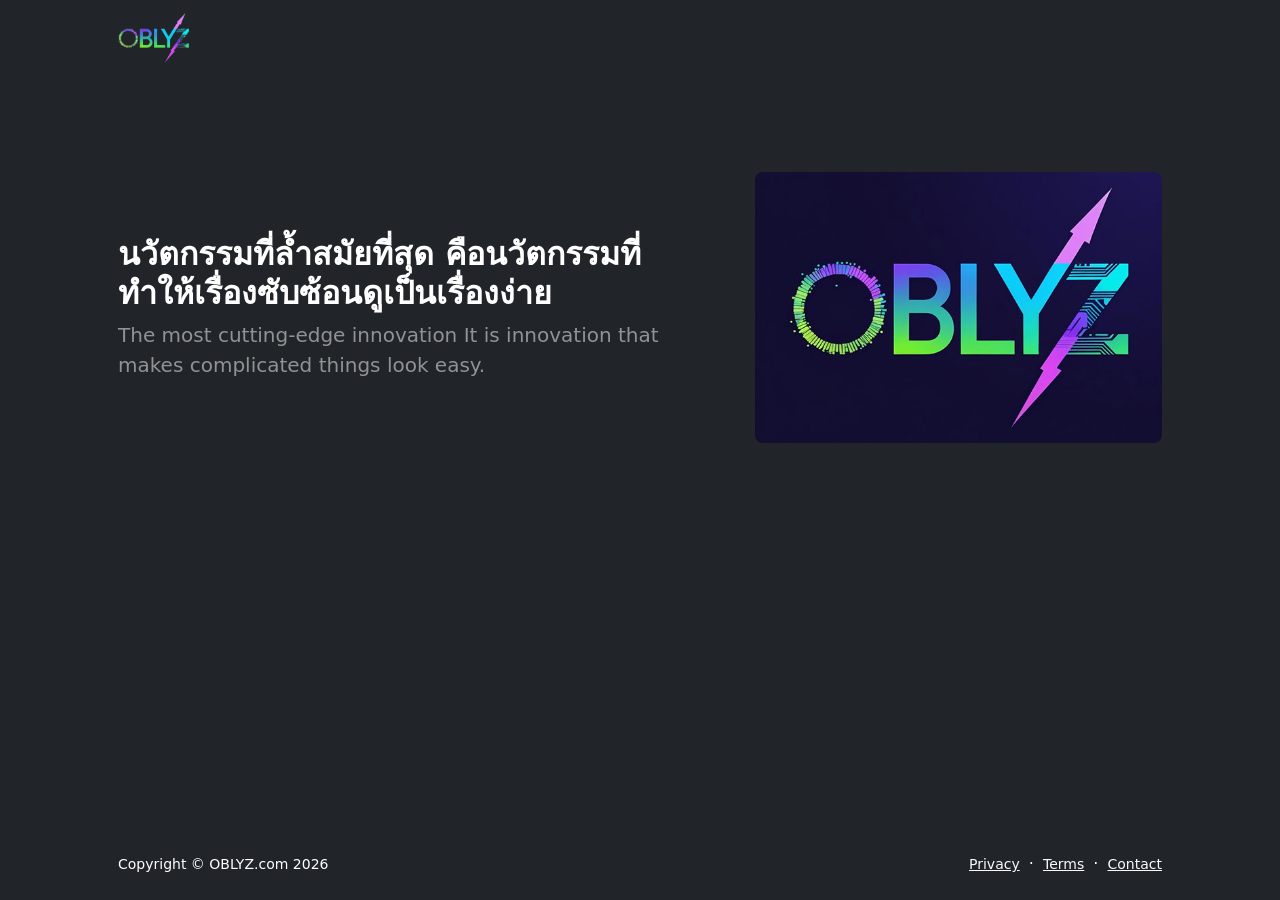
<file: index.html>
<!DOCTYPE html>
<html lang="th">

<head>
    <meta charset="utf-8" />
    <meta name="viewport" content="width=device-width, initial-scale=1, shrink-to-fit=no" />
    <meta name="description" content="" />
    <meta name="author" content="" />
    <title>Modern Business - OBLYZ.com</title>
    <!-- Favicon-->
    <link rel="icon" type="image/x-icon" href="assets/favicon.ico" />
    <!-- Bootstrap icons-->
    <link href="https://cdn.jsdelivr.net/npm/bootstrap-icons@1.5.0/font/bootstrap-icons.css" rel="stylesheet" />
    <!-- Core theme CSS (includes Bootstrap)-->
    <link href="css/styles.css" rel="stylesheet" />
</head>

<body class="d-flex flex-column h-100 bg-dark">
    <main class="flex-shrink-0">
        <!-- Navigation-->
        <nav class="navbar navbar-expand-lg navbar-dark bg-dark fixed-top">
            <div class="container px-5">
                <a class="navbar-brand" href="index.html"><img src="assets/img/logobrand.png" alt="oblyz.com" style="height:50px;width:auto;"></a>
                <button class="navbar-toggler" type="button" data-bs-toggle="collapse" data-bs-target="#navbarSupportedContent" aria-controls="navbarSupportedContent" aria-expanded="false" aria-label="Toggle navigation"><span class="navbar-toggler-icon"></span></button>
                <!-- <div class="collapse navbar-collapse" id="navbarSupportedContent">
                    <ul class="navbar-nav ms-auto mb-2 mb-lg-0">
                        <li class="nav-item"><a class="nav-link" href="index.html">Home</a></li>
                        <li class="nav-item"><a class="nav-link" href="about.html">About</a></li>
                        <li class="nav-item"><a class="nav-link" href="contact.html">Contact</a></li>
                        <li class="nav-item"><a class="nav-link" href="pricing.html">Pricing</a></li>
                        <li class="nav-item"><a class="nav-link" href="faq.html">FAQ</a></li>
                        <li class="nav-item dropdown">
                            <a class="nav-link dropdown-toggle" id="navbarDropdownBlog" href="#" role="button" data-bs-toggle="dropdown" aria-expanded="false">Blog</a>
                            <ul class="dropdown-menu dropdown-menu-end" aria-labelledby="navbarDropdownBlog">
                                <li><a class="dropdown-item" href="blog-home.html">Blog Home</a></li>
                                <li><a class="dropdown-item" href="blog-post.html">Blog Post</a></li>
                            </ul>
                        </li>
                        <li class="nav-item dropdown">
                            <a class="nav-link dropdown-toggle" id="navbarDropdownPortfolio" href="#" role="button" data-bs-toggle="dropdown" aria-expanded="false">Portfolio</a>
                            <ul class="dropdown-menu dropdown-menu-end" aria-labelledby="navbarDropdownPortfolio">
                                <li><a class="dropdown-item" href="portfolio-overview.html">Portfolio Overview</a></li>
                                <li><a class="dropdown-item" href="portfolio-item.html">Portfolio Item</a></li>
                            </ul>
                        </li>
                    </ul>
                </div> -->
            </div>
        </nav>
        <!-- Header-->
        <header class="bg-dark py-5" style="padding-top: calc(76px + 3rem) !important;">
            <div class="container px-5">
                <div class="row gx-5 align-items-center justify-content-center">
                    <div class="col-lg-8 col-xl-7 col-xxl-6">
                        <div class="my-5 text-center text-xl-start">
                            <h1 class="display-7 fw-bolder text-white mb-2">นวัตกรรมที่ล้ำสมัยที่สุด คือนวัตกรรมที่ทำให้เรื่องซับซ้อนดูเป็นเรื่องง่าย</h1>
                            <p class="lead fw-normal text-white-50 mb-4">The most cutting-edge innovation It is innovation that makes complicated things look easy.</p>
                            <!-- <div class="d-grid gap-3 d-sm-flex justify-content-sm-center justify-content-xl-start">
                                <a class="btn btn-primary btn-lg px-4 me-sm-3" href="#features">Get Started</a>
                                <a class="btn btn-outline-light btn-lg px-4" href="#!">Learn More</a>
                            </div> -->
                        </div>
                    </div>
                    <div class="col-xl-5 col-xxl-6 d-none d-xl-block text-center"><a href="toc-rst.html"><img class="img-fluid rounded-3 my-5" src="assets/img/600x400.jpg" alt="..." /></a></div>
                </div>
            </div>
        </header>
        <!-- Features section-->
        <!-- <section class="py-5" id="features">
            <div class="container px-5 my-5">
                <div class="row gx-5">
                    <div class="col-lg-4 mb-5 mb-lg-0">
                        <h2 class="fw-bolder mb-0">A better way to start building.</h2>
                    </div>
                    <div class="col-lg-8">
                        <div class="row gx-5 row-cols-1 row-cols-md-2">
                            <div class="col mb-5 h-100">
                                <div class="feature bg-primary bg-gradient text-white rounded-3 mb-3"><i class="bi bi-collection"></i></div>
                                <h2 class="h5">Featured title</h2>
                                <p class="mb-0">Paragraph of text beneath the heading to explain the heading. Here is just a bit more text.</p>
                            </div>
                            <div class="col mb-5 h-100">
                                <div class="feature bg-primary bg-gradient text-white rounded-3 mb-3"><i class="bi bi-building"></i></div>
                                <h2 class="h5">Featured title</h2>
                                <p class="mb-0">Paragraph of text beneath the heading to explain the heading. Here is just a bit more text.</p>
                            </div>
                            <div class="col mb-5 mb-md-0 h-100">
                                <div class="feature bg-primary bg-gradient text-white rounded-3 mb-3"><i class="bi bi-toggles2"></i></div>
                                <h2 class="h5">Featured title</h2>
                                <p class="mb-0">Paragraph of text beneath the heading to explain the heading. Here is just a bit more text.</p>
                            </div>
                            <div class="col h-100">
                                <div class="feature bg-primary bg-gradient text-white rounded-3 mb-3"><i class="bi bi-toggles2"></i></div>
                                <h2 class="h5">Featured title</h2>
                                <p class="mb-0">Paragraph of text beneath the heading to explain the heading. Here is just a bit more text.</p>
                            </div>
                        </div>
                    </div>
                </div>
            </div>
        </section> -->
        <!-- Testimonial section-->
        <!-- <div class="py-5 bg-light">
            <div class="container px-5 my-5">
                <div class="row gx-5 justify-content-center">
                    <div class="col-lg-10 col-xl-7">
                        <div class="text-center">
                            <div class="fs-4 mb-4 fst-italic">"Working with Start Bootstrap templates has saved me tons of development time when building new projects! Starting with a Bootstrap template just makes things easier!"</div>
                            <div class="d-flex align-items-center justify-content-center">
                                <img class="rounded-circle me-3" src="https://dummyimage.com/40x40/ced4da/6c757d" alt="..." />
                                <div class="fw-bold">
                                    Tom Ato
                                    <span class="fw-bold text-primary mx-1">/</span> CEO, Pomodoro
                                </div>
                            </div>
                        </div>
                    </div>
                </div>
            </div>
        </div> -->
        <!-- Blog preview section-->
        <!--  <section class="py-5">
            <div class="container px-5 my-5">
                <div class="row gx-5 justify-content-center">
                    <div class="col-lg-8 col-xl-6">
                        <div class="text-center">
                            <h2 class="fw-bolder">From our blog</h2>
                            <p class="lead fw-normal text-muted mb-5">Lorem ipsum, dolor sit amet consectetur adipisicing elit. Eaque fugit ratione dicta mollitia. Officiis ad.</p>
                        </div>
                    </div>
                </div>
                <div class="row gx-5">
                    <div class="col-lg-4 mb-5">
                        <div class="card h-100 shadow border-0">
                            <img class="card-img-top" src="https://dummyimage.com/600x350/ced4da/6c757d" alt="..." />
                            <div class="card-body p-4">
                                <div class="badge bg-primary bg-gradient rounded-pill mb-2">News</div>
                                <a class="text-decoration-none link-dark stretched-link" href="#!">
                                    <h5 class="card-title mb-3">Blog post title</h5>
                                </a>
                                <p class="card-text mb-0">Some quick example text to build on the card title and make up the bulk of the card's content.</p>
                            </div>
                            <div class="card-footer p-4 pt-0 bg-transparent border-top-0">
                                <div class="d-flex align-items-end justify-content-between">
                                    <div class="d-flex align-items-center">
                                        <img class="rounded-circle me-3" src="https://dummyimage.com/40x40/ced4da/6c757d" alt="..." />
                                        <div class="small">
                                            <div class="fw-bold">Kelly Rowan</div>
                                            <div class="text-muted">March 12, 2023 &middot; 6 min read</div>
                                        </div>
                                    </div>
                                </div>
                            </div>
                        </div>
                    </div>
                    <div class="col-lg-4 mb-5">
                        <div class="card h-100 shadow border-0">
                            <img class="card-img-top" src="https://dummyimage.com/600x350/adb5bd/495057" alt="..." />
                            <div class="card-body p-4">
                                <div class="badge bg-primary bg-gradient rounded-pill mb-2">Media</div>
                                <a class="text-decoration-none link-dark stretched-link" href="#!">
                                    <h5 class="card-title mb-3">Another blog post title</h5>
                                </a>
                                <p class="card-text mb-0">This text is a bit longer to illustrate the adaptive height of each card. Some quick example text to build on the card title and make up the bulk of the card's content.</p>
                            </div>
                            <div class="card-footer p-4 pt-0 bg-transparent border-top-0">
                                <div class="d-flex align-items-end justify-content-between">
                                    <div class="d-flex align-items-center">
                                        <img class="rounded-circle me-3" src="https://dummyimage.com/40x40/ced4da/6c757d" alt="..." />
                                        <div class="small">
                                            <div class="fw-bold">Josiah Barclay</div>
                                            <div class="text-muted">March 23, 2023 &middot; 4 min read</div>
                                        </div>
                                    </div>
                                </div>
                            </div>
                        </div>
                    </div>
                    <div class="col-lg-4 mb-5">
                        <div class="card h-100 shadow border-0">
                            <img class="card-img-top" src="https://dummyimage.com/600x350/6c757d/343a40" alt="..." />
                            <div class="card-body p-4">
                                <div class="badge bg-primary bg-gradient rounded-pill mb-2">News</div>
                                <a class="text-decoration-none link-dark stretched-link" href="#!">
                                    <h5 class="card-title mb-3">The last blog post title is a little bit longer than the others</h5>
                                </a>
                                <p class="card-text mb-0">Some more quick example text to build on the card title and make up the bulk of the card's content.</p>
                            </div>
                            <div class="card-footer p-4 pt-0 bg-transparent border-top-0">
                                <div class="d-flex align-items-end justify-content-between">
                                    <div class="d-flex align-items-center">
                                        <img class="rounded-circle me-3" src="https://dummyimage.com/40x40/ced4da/6c757d" alt="..." />
                                        <div class="small">
                                            <div class="fw-bold">Evelyn Martinez</div>
                                            <div class="text-muted">April 2, 2023 &middot; 10 min read</div>
                                        </div>
                                    </div>
                                </div>
                            </div>
                        </div>
                    </div>
                </div> -->
        <!-- Call to action-->
        <!-- <aside class="bg-primary bg-gradient rounded-3 p-4 p-sm-5 mt-5">
                    <div class="d-flex align-items-center justify-content-between flex-column flex-xl-row text-center text-xl-start">
                        <div class="mb-4 mb-xl-0">
                            <div class="fs-3 fw-bold text-white">New products, delivered to you.</div>
                            <div class="text-white-50">Sign up for our newsletter for the latest updates.</div>
                        </div>
                        <div class="ms-xl-4">
                            <div class="input-group mb-2">
                                <input class="form-control" type="text" placeholder="Email address..." aria-label="Email address..." aria-describedby="button-newsletter" />
                                <button class="btn btn-outline-light" id="button-newsletter" type="button">Sign up</button>
                            </div>
                            <div class="small text-white-50">We care about privacy, and will never share your data.</div>
                        </div>
                    </div>
                </aside> -->
        <!-- </div>
        </section> -->
    </main>
    <!-- Footer-->
    <footer class="bg-dark py-4 mt-auto">
        <div class="container px-5">
            <div class="row align-items-center justify-content-between flex-column flex-sm-row">
                <div class="col-auto">
                    <div class="small m-0 text-white">Copyright &copy; OBLYZ.com 2026</div>
                </div>
                <div class="col-auto">
                    <a class="link-light small" href="#!">Privacy</a>
                    <span class="text-white mx-1">&middot;</span>
                    <a class="link-light small" href="#!">Terms</a>
                    <span class="text-white mx-1">&middot;</span>
                    <a class="link-light small" href="#!">Contact</a>
                </div>
            </div>
        </div>
    </footer>
    <!-- Bootstrap core JS-->
    <script src="https://cdn.jsdelivr.net/npm/bootstrap@5.2.3/dist/js/bootstrap.bundle.min.js"></script>
    <!-- Core theme JS-->
    <script src="js/scripts.js"></script>
</body>

</html>
</file>
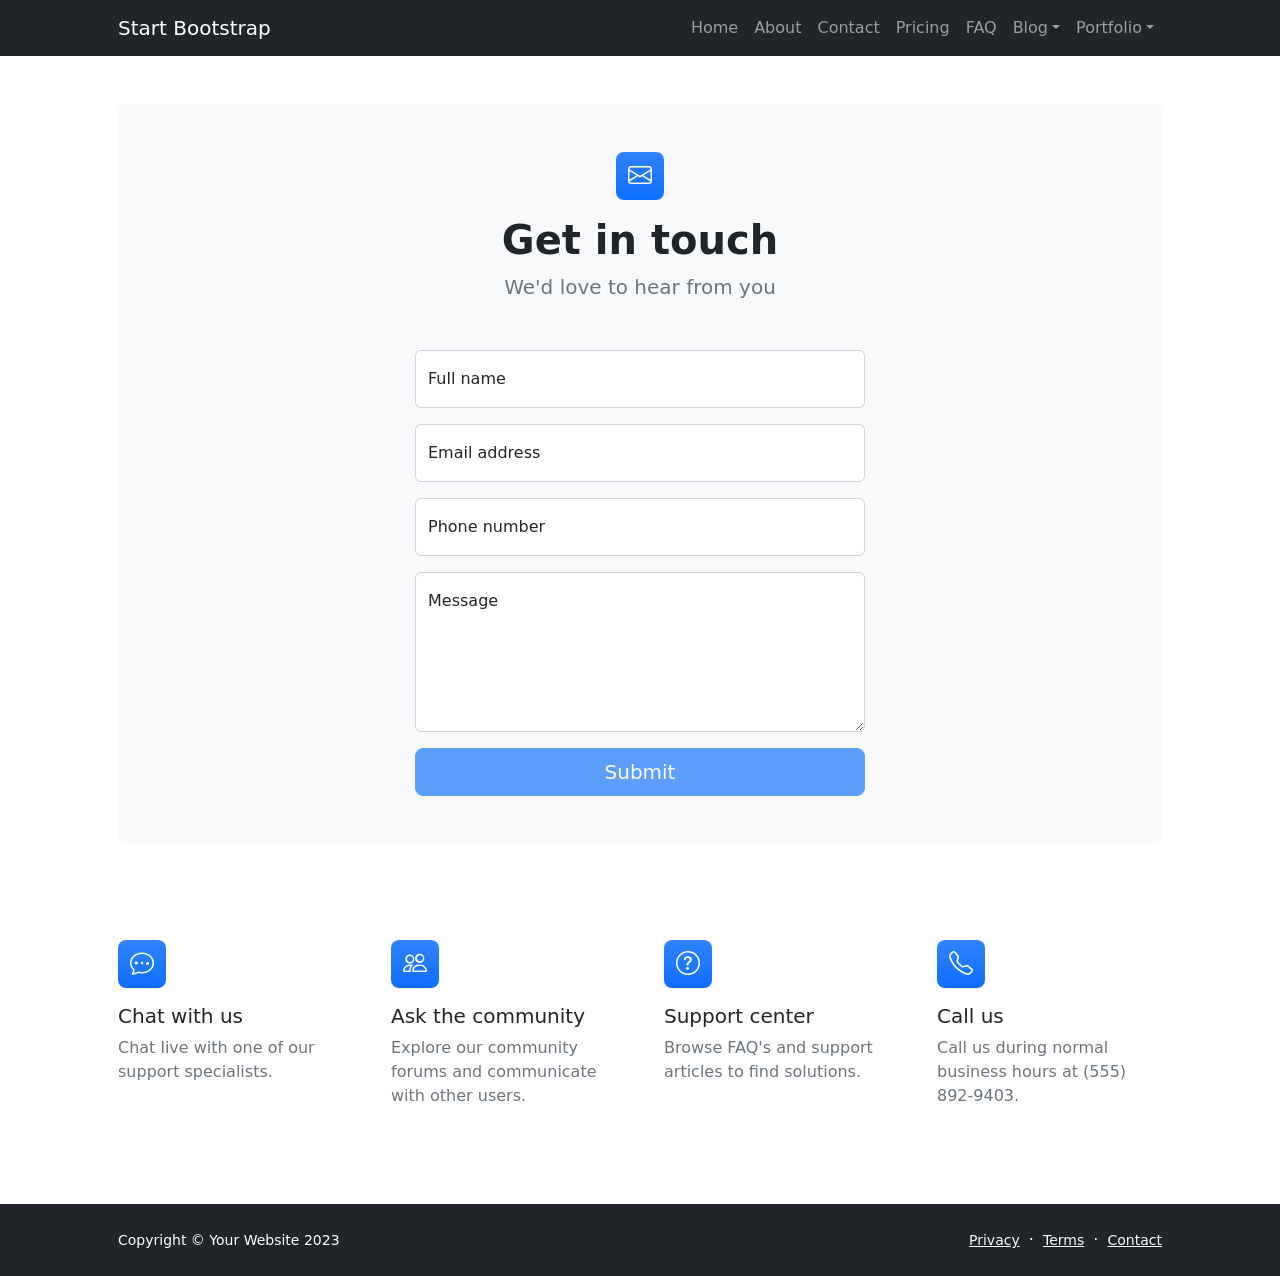
<file: contact.html>
<!DOCTYPE html>
<html lang="en">
    <head>
        <meta charset="utf-8" />
        <meta name="viewport" content="width=device-width, initial-scale=1, shrink-to-fit=no" />
        <meta name="description" content />
        <meta name="author" content />
        <title>Modern Business - Start Bootstrap Template</title>
        <!-- Favicon-->
        <link rel="icon" type="image/x-icon" href="assets/favicon.ico" />
        <!-- Bootstrap icons-->
        <link href="https://cdn.jsdelivr.net/npm/bootstrap-icons@1.5.0/font/bootstrap-icons.css" rel="stylesheet" />
        <!-- Core theme CSS (includes Bootstrap)-->
        <link href="css/styles.css" rel="stylesheet" />
    </head>
    <body class="d-flex flex-column">
        <main class="flex-shrink-0">
            <!-- Navigation-->
            <nav class="navbar navbar-expand-lg navbar-dark bg-dark">
                <div class="container px-5">
                    <a class="navbar-brand" href="index.html">Start Bootstrap</a>
                    <button class="navbar-toggler" type="button" data-bs-toggle="collapse" data-bs-target="#navbarSupportedContent" aria-controls="navbarSupportedContent" aria-expanded="false" aria-label="Toggle navigation"><span class="navbar-toggler-icon"></span></button>
                    <div class="collapse navbar-collapse" id="navbarSupportedContent">
                        <ul class="navbar-nav ms-auto mb-2 mb-lg-0">
                            <li class="nav-item"><a class="nav-link" href="index.html">Home</a></li>
                            <li class="nav-item"><a class="nav-link" href="about.html">About</a></li>
                            <li class="nav-item"><a class="nav-link" href="contact.html">Contact</a></li>
                            <li class="nav-item"><a class="nav-link" href="pricing.html">Pricing</a></li>
                            <li class="nav-item"><a class="nav-link" href="faq.html">FAQ</a></li>
                            <li class="nav-item dropdown">
                                <a class="nav-link dropdown-toggle" id="navbarDropdownBlog" href="#" role="button" data-bs-toggle="dropdown" aria-expanded="false">Blog</a>
                                <ul class="dropdown-menu dropdown-menu-end" aria-labelledby="navbarDropdownBlog">
                                    <li><a class="dropdown-item" href="blog-home.html">Blog Home</a></li>
                                    <li><a class="dropdown-item" href="blog-post.html">Blog Post</a></li>
                                </ul>
                            </li>
                            <li class="nav-item dropdown">
                                <a class="nav-link dropdown-toggle" id="navbarDropdownPortfolio" href="#" role="button" data-bs-toggle="dropdown" aria-expanded="false">Portfolio</a>
                                <ul class="dropdown-menu dropdown-menu-end" aria-labelledby="navbarDropdownPortfolio">
                                    <li><a class="dropdown-item" href="portfolio-overview.html">Portfolio Overview</a></li>
                                    <li><a class="dropdown-item" href="portfolio-item.html">Portfolio Item</a></li>
                                </ul>
                            </li>
                        </ul>
                    </div>
                </div>
            </nav>
            <!-- Page content-->
            <section class="py-5">
                <div class="container px-5">
                    <!-- Contact form-->
                    <div class="bg-light rounded-3 py-5 px-4 px-md-5 mb-5">
                        <div class="text-center mb-5">
                            <div class="feature bg-primary bg-gradient text-white rounded-3 mb-3"><i class="bi bi-envelope"></i></div>
                            <h1 class="fw-bolder">Get in touch</h1>
                            <p class="lead fw-normal text-muted mb-0">We'd love to hear from you</p>
                        </div>
                        <div class="row gx-5 justify-content-center">
                            <div class="col-lg-8 col-xl-6">
                                <!-- * * * * * * * * * * * * * * *-->
                                <!-- * * SB Forms Contact Form * *-->
                                <!-- * * * * * * * * * * * * * * *-->
                                <!-- This form is pre-integrated with SB Forms.-->
                                <!-- To make this form functional, sign up at-->
                                <!-- https://startbootstrap.com/solution/contact-forms-->
                                <!-- to get an API token!-->
                                <form id="contactForm" data-sb-form-api-token="API_TOKEN">
                                    <!-- Name input-->
                                    <div class="form-floating mb-3">
                                        <input class="form-control" id="name" type="text" placeholder="Enter your name..." data-sb-validations="required" />
                                        <label for="name">Full name</label>
                                        <div class="invalid-feedback" data-sb-feedback="name:required">A name is required.</div>
                                    </div>
                                    <!-- Email address input-->
                                    <div class="form-floating mb-3">
                                        <input class="form-control" id="email" type="email" placeholder="name@example.com" data-sb-validations="required,email" />
                                        <label for="email">Email address</label>
                                        <div class="invalid-feedback" data-sb-feedback="email:required">An email is required.</div>
                                        <div class="invalid-feedback" data-sb-feedback="email:email">Email is not valid.</div>
                                    </div>
                                    <!-- Phone number input-->
                                    <div class="form-floating mb-3">
                                        <input class="form-control" id="phone" type="tel" placeholder="(123) 456-7890" data-sb-validations="required" />
                                        <label for="phone">Phone number</label>
                                        <div class="invalid-feedback" data-sb-feedback="phone:required">A phone number is required.</div>
                                    </div>
                                    <!-- Message input-->
                                    <div class="form-floating mb-3">
                                        <textarea class="form-control" id="message" type="text" placeholder="Enter your message here..." style="height: 10rem" data-sb-validations="required"></textarea>
                                        <label for="message">Message</label>
                                        <div class="invalid-feedback" data-sb-feedback="message:required">A message is required.</div>
                                    </div>
                                    <!-- Submit success message-->
                                    <!---->
                                    <!-- This is what your users will see when the form-->
                                    <!-- has successfully submitted-->
                                    <div class="d-none" id="submitSuccessMessage">
                                        <div class="text-center mb-3">
                                            <div class="fw-bolder">Form submission successful!</div>
                                            To activate this form, sign up at
                                            <br />
                                            <a href="https://startbootstrap.com/solution/contact-forms">https://startbootstrap.com/solution/contact-forms</a>
                                        </div>
                                    </div>
                                    <!-- Submit error message-->
                                    <!---->
                                    <!-- This is what your users will see when there is-->
                                    <!-- an error submitting the form-->
                                    <div class="d-none" id="submitErrorMessage"><div class="text-center text-danger mb-3">Error sending message!</div></div>
                                    <!-- Submit Button-->
                                    <div class="d-grid"><button class="btn btn-primary btn-lg disabled" id="submitButton" type="submit">Submit</button></div>
                                </form>
                            </div>
                        </div>
                    </div>
                    <!-- Contact cards-->
                    <div class="row gx-5 row-cols-2 row-cols-lg-4 py-5">
                        <div class="col">
                            <div class="feature bg-primary bg-gradient text-white rounded-3 mb-3"><i class="bi bi-chat-dots"></i></div>
                            <div class="h5 mb-2">Chat with us</div>
                            <p class="text-muted mb-0">Chat live with one of our support specialists.</p>
                        </div>
                        <div class="col">
                            <div class="feature bg-primary bg-gradient text-white rounded-3 mb-3"><i class="bi bi-people"></i></div>
                            <div class="h5">Ask the community</div>
                            <p class="text-muted mb-0">Explore our community forums and communicate with other users.</p>
                        </div>
                        <div class="col">
                            <div class="feature bg-primary bg-gradient text-white rounded-3 mb-3"><i class="bi bi-question-circle"></i></div>
                            <div class="h5">Support center</div>
                            <p class="text-muted mb-0">Browse FAQ's and support articles to find solutions.</p>
                        </div>
                        <div class="col">
                            <div class="feature bg-primary bg-gradient text-white rounded-3 mb-3"><i class="bi bi-telephone"></i></div>
                            <div class="h5">Call us</div>
                            <p class="text-muted mb-0">Call us during normal business hours at (555) 892-9403.</p>
                        </div>
                    </div>
                </div>
            </section>
        </main>
        <!-- Footer-->
        <footer class="bg-dark py-4 mt-auto">
            <div class="container px-5">
                <div class="row align-items-center justify-content-between flex-column flex-sm-row">
                    <div class="col-auto"><div class="small m-0 text-white">Copyright &copy; Your Website 2023</div></div>
                    <div class="col-auto">
                        <a class="link-light small" href="#!">Privacy</a>
                        <span class="text-white mx-1">&middot;</span>
                        <a class="link-light small" href="#!">Terms</a>
                        <span class="text-white mx-1">&middot;</span>
                        <a class="link-light small" href="#!">Contact</a>
                    </div>
                </div>
            </div>
        </footer>
        <!-- Bootstrap core JS-->
        <script src="https://cdn.jsdelivr.net/npm/bootstrap@5.2.3/dist/js/bootstrap.bundle.min.js"></script>
        <!-- Core theme JS-->
        <script src="js/scripts.js"></script>
        <!-- * * * * * * * * * * * * * * * * * * * * * * * * * * * * * * * * * * * * * * * *-->
        <!-- * *                               SB Forms JS                               * *-->
        <!-- * * Activate your form at https://startbootstrap.com/solution/contact-forms * *-->
        <!-- * * * * * * * * * * * * * * * * * * * * * * * * * * * * * * * * * * * * * * * *-->
        <script src="https://cdn.startbootstrap.com/sb-forms-latest.js"></script>
    </body>
</html>
</file>
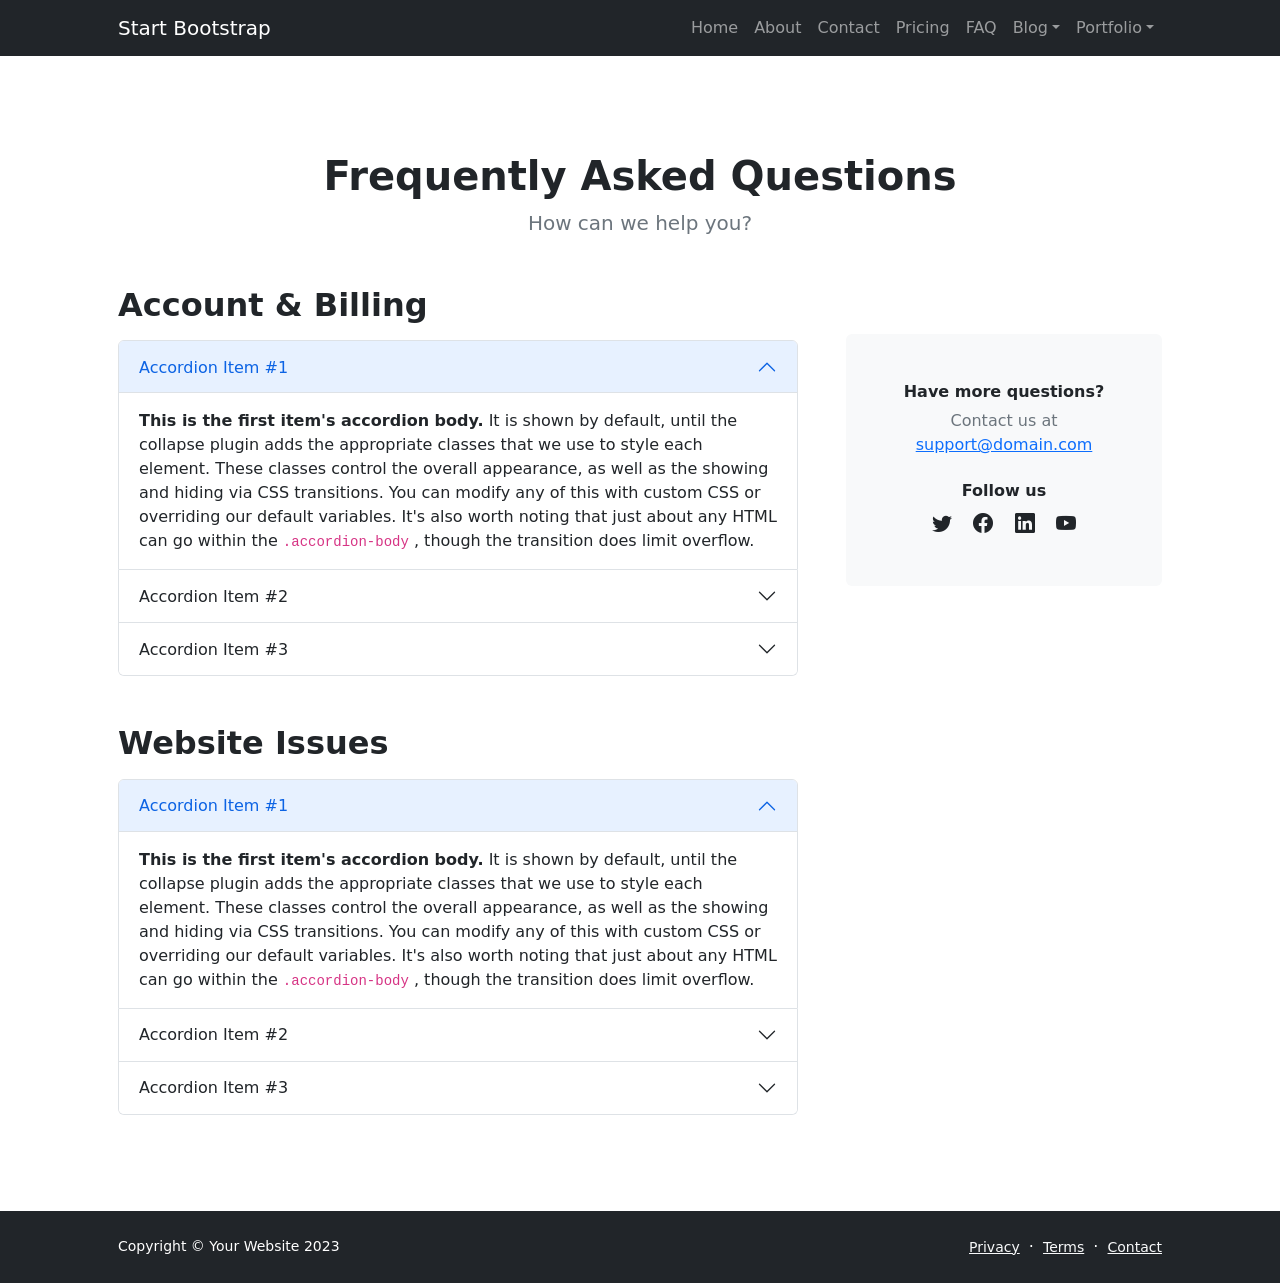
<file: faq.html>
<!DOCTYPE html>
<html lang="en">

<head>
    <meta charset="utf-8" />
    <meta name="viewport" content="width=device-width, initial-scale=1, shrink-to-fit=no" />
    <meta name="description" content="" />
    <meta name="author" content="" />
    <title>Modern Business - Bootstrap Template</title>
    <!-- Favicon-->
    <link rel="icon" type="image/x-icon" href="assets/favicon.ico" />
    <!-- Bootstrap icons-->
    <link href="https://cdn.jsdelivr.net/npm/bootstrap-icons@1.5.0/font/bootstrap-icons.css" rel="stylesheet" />
    <!-- Core theme CSS (includes Bootstrap)-->
    <link href="css/styles.css" rel="stylesheet" />
</head>

<body class="d-flex flex-column h-100">
    <main class="flex-shrink-0">
        <!-- Navigation-->
        <nav class="navbar navbar-expand-lg navbar-dark bg-dark">
            <div class="container px-5">
                <a class="navbar-brand" href="index.html">Start Bootstrap</a>
                <button class="navbar-toggler" type="button" data-bs-toggle="collapse" data-bs-target="#navbarSupportedContent" aria-controls="navbarSupportedContent" aria-expanded="false" aria-label="Toggle navigation"><span class="navbar-toggler-icon"></span></button>
                <div class="collapse navbar-collapse" id="navbarSupportedContent">
                    <ul class="navbar-nav ms-auto mb-2 mb-lg-0">
                        <li class="nav-item"><a class="nav-link" href="index.html">Home</a></li>
                        <li class="nav-item"><a class="nav-link" href="about.html">About</a></li>
                        <li class="nav-item"><a class="nav-link" href="contact.html">Contact</a></li>
                        <li class="nav-item"><a class="nav-link" href="pricing.html">Pricing</a></li>
                        <li class="nav-item"><a class="nav-link" href="faq.html">FAQ</a></li>
                        <li class="nav-item dropdown">
                            <a class="nav-link dropdown-toggle" id="navbarDropdownBlog" href="#" role="button" data-bs-toggle="dropdown" aria-expanded="false">Blog</a>
                            <ul class="dropdown-menu dropdown-menu-end" aria-labelledby="navbarDropdownBlog">
                                <li><a class="dropdown-item" href="blog-home.html">Blog Home</a></li>
                                <li><a class="dropdown-item" href="blog-post.html">Blog Post</a></li>
                            </ul>
                        </li>
                        <li class="nav-item dropdown">
                            <a class="nav-link dropdown-toggle" id="navbarDropdownPortfolio" href="#" role="button" data-bs-toggle="dropdown" aria-expanded="false">Portfolio</a>
                            <ul class="dropdown-menu dropdown-menu-end" aria-labelledby="navbarDropdownPortfolio">
                                <li><a class="dropdown-item" href="portfolio-overview.html">Portfolio Overview</a></li>
                                <li><a class="dropdown-item" href="portfolio-item.html">Portfolio Item</a></li>
                            </ul>
                        </li>
                    </ul>
                </div>
            </div>
        </nav>
        <!-- Page Content-->
        <section class="py-5">
            <div class="container px-5 my-5">
                <div class="text-center mb-5">
                    <h1 class="fw-bolder">Frequently Asked Questions</h1>
                    <p class="lead fw-normal text-muted mb-0">How can we help you?</p>
                </div>
                <div class="row gx-5">
                    <div class="col-xl-8">
                        <!-- FAQ Accordion 1-->
                        <h2 class="fw-bolder mb-3">Account &amp; Billing</h2>
                        <div class="accordion mb-5" id="accordionExample">
                            <div class="accordion-item">
                                <h3 class="accordion-header" id="headingOne"><button class="accordion-button" type="button" data-bs-toggle="collapse" data-bs-target="#collapseOne" aria-expanded="true" aria-controls="collapseOne">Accordion Item #1</button></h3>
                                <div class="accordion-collapse collapse show" id="collapseOne" aria-labelledby="headingOne" data-bs-parent="#accordionExample">
                                    <div class="accordion-body">
                                        <strong>This is the first item's accordion body.</strong> It is shown by default, until the collapse plugin adds the appropriate classes that we use to style each element. These classes control the overall appearance,
                                        as well as the showing and hiding via CSS transitions. You can modify any of this with custom CSS or overriding our default variables. It's also worth noting that just about any HTML can go within the
                                        <code>.accordion-body</code> , though the transition does limit overflow.
                                    </div>
                                </div>
                            </div>
                            <div class="accordion-item">
                                <h3 class="accordion-header" id="headingTwo"><button class="accordion-button collapsed" type="button" data-bs-toggle="collapse" data-bs-target="#collapseTwo" aria-expanded="false" aria-controls="collapseTwo">Accordion Item #2</button></h3>
                                <div class="accordion-collapse collapse" id="collapseTwo" aria-labelledby="headingTwo" data-bs-parent="#accordionExample">
                                    <div class="accordion-body">
                                        <strong>This is the second item's accordion body.</strong> It is hidden by default, until the collapse plugin adds the appropriate classes that we use to style each element. These classes control the overall appearance,
                                        as well as the showing and hiding via CSS transitions. You can modify any of this with custom CSS or overriding our default variables. It's also worth noting that just about any HTML can go within the
                                        <code>.accordion-body</code> , though the transition does limit overflow.
                                    </div>
                                </div>
                            </div>
                            <div class="accordion-item">
                                <h3 class="accordion-header" id="headingThree"><button class="accordion-button collapsed" type="button" data-bs-toggle="collapse" data-bs-target="#collapseThree" aria-expanded="false" aria-controls="collapseThree">Accordion Item #3</button></h3>
                                <div class="accordion-collapse collapse" id="collapseThree" aria-labelledby="headingThree" data-bs-parent="#accordionExample">
                                    <div class="accordion-body">
                                        <strong>This is the third item's accordion body.</strong> It is hidden by default, until the collapse plugin adds the appropriate classes that we use to style each element. These classes control the overall appearance,
                                        as well as the showing and hiding via CSS transitions. You can modify any of this with custom CSS or overriding our default variables. It's also worth noting that just about any HTML can go within the
                                        <code>.accordion-body</code> , though the transition does limit overflow.
                                    </div>
                                </div>
                            </div>
                        </div>
                        <!-- FAQ Accordion 2-->
                        <h2 class="fw-bolder mb-3">Website Issues</h2>
                        <div class="accordion mb-5 mb-xl-0" id="accordionExample2">
                            <div class="accordion-item">
                                <h3 class="accordion-header" id="headingOne"><button class="accordion-button" type="button" data-bs-toggle="collapse" data-bs-target="#collapseOne2" aria-expanded="true" aria-controls="collapseOne2">Accordion Item #1</button></h3>
                                <div class="accordion-collapse collapse show" id="collapseOne2" aria-labelledby="headingOne" data-bs-parent="#accordionExample2">
                                    <div class="accordion-body">
                                        <strong>This is the first item's accordion body.</strong> It is shown by default, until the collapse plugin adds the appropriate classes that we use to style each element. These classes control the overall appearance,
                                        as well as the showing and hiding via CSS transitions. You can modify any of this with custom CSS or overriding our default variables. It's also worth noting that just about any HTML can go within the
                                        <code>.accordion-body</code> , though the transition does limit overflow.
                                    </div>
                                </div>
                            </div>
                            <div class="accordion-item">
                                <h3 class="accordion-header" id="headingTwo"><button class="accordion-button collapsed" type="button" data-bs-toggle="collapse" data-bs-target="#collapseTwo2" aria-expanded="false" aria-controls="collapseTwo2">Accordion Item #2</button></h3>
                                <div class="accordion-collapse collapse" id="collapseTwo2" aria-labelledby="headingTwo" data-bs-parent="#accordionExample2">
                                    <div class="accordion-body">
                                        <strong>This is the second item's accordion body.</strong> It is hidden by default, until the collapse plugin adds the appropriate classes that we use to style each element. These classes control the overall appearance,
                                        as well as the showing and hiding via CSS transitions. You can modify any of this with custom CSS or overriding our default variables. It's also worth noting that just about any HTML can go within the
                                        <code>.accordion-body</code> , though the transition does limit overflow.
                                    </div>
                                </div>
                            </div>
                            <div class="accordion-item">
                                <h3 class="accordion-header" id="headingThree"><button class="accordion-button collapsed" type="button" data-bs-toggle="collapse" data-bs-target="#collapseThree2" aria-expanded="false" aria-controls="collapseThree2">Accordion Item #3</button></h3>
                                <div class="accordion-collapse collapse" id="collapseThree2" aria-labelledby="headingThree" data-bs-parent="#accordionExample2">
                                    <div class="accordion-body">
                                        <strong>This is the third item's accordion body.</strong> It is hidden by default, until the collapse plugin adds the appropriate classes that we use to style each element. These classes control the overall appearance,
                                        as well as the showing and hiding via CSS transitions. You can modify any of this with custom CSS or overriding our default variables. It's also worth noting that just about any HTML can go within the
                                        <code>.accordion-body</code> , though the transition does limit overflow.
                                    </div>
                                </div>
                            </div>
                        </div>
                    </div>
                    <div class="col-xl-4">
                        <div class="card border-0 bg-light mt-xl-5">
                            <div class="card-body p-4 py-lg-5">
                                <div class="d-flex align-items-center justify-content-center">
                                    <div class="text-center">
                                        <div class="h6 fw-bolder">Have more questions?</div>
                                        <p class="text-muted mb-4">
                                            Contact us at
                                            <br />
                                            <a href="#!">support@domain.com</a>
                                        </p>
                                        <div class="h6 fw-bolder">Follow us</div>
                                        <a class="fs-5 px-2 link-dark" href="#!"><i class="bi-twitter"></i></a>
                                        <a class="fs-5 px-2 link-dark" href="#!"><i class="bi-facebook"></i></a>
                                        <a class="fs-5 px-2 link-dark" href="#!"><i class="bi-linkedin"></i></a>
                                        <a class="fs-5 px-2 link-dark" href="#!"><i class="bi-youtube"></i></a>
                                    </div>
                                </div>
                            </div>
                        </div>
                    </div>
                </div>
            </div>
        </section>
    </main>
    <!-- Footer-->
    <footer class="bg-dark py-4 mt-auto">
        <div class="container px-5">
            <div class="row align-items-center justify-content-between flex-column flex-sm-row">
                <div class="col-auto">
                    <div class="small m-0 text-white">Copyright &copy; Your Website 2023</div>
                </div>
                <div class="col-auto">
                    <a class="link-light small" href="#!">Privacy</a>
                    <span class="text-white mx-1">&middot;</span>
                    <a class="link-light small" href="#!">Terms</a>
                    <span class="text-white mx-1">&middot;</span>
                    <a class="link-light small" href="#!">Contact</a>
                </div>
            </div>
        </div>
    </footer>
    <!-- Bootstrap core JS-->
    <script src="https://cdn.jsdelivr.net/npm/bootstrap@5.2.3/dist/js/bootstrap.bundle.min.js"></script>
    <!-- Core theme JS-->
    <script src="js/scripts.js"></script>
</body>

</html>
</file>
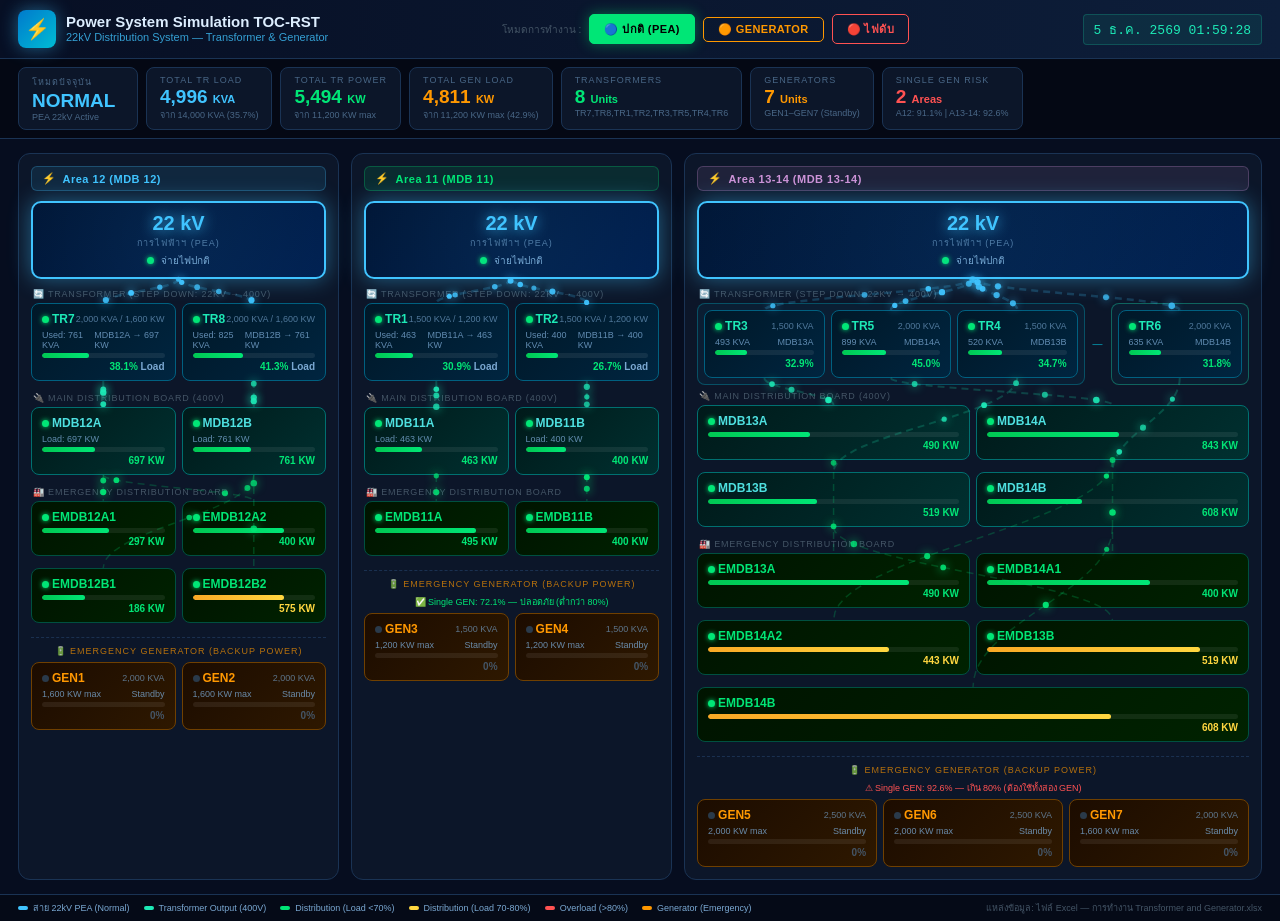
<file: power_system_simulation.html>
<!DOCTYPE html>
<html lang="th">
<head>
<meta charset="UTF-8">
<meta name="viewport" content="width=device-width, initial-scale=1.0">
<title>Power System Simulation TOC-RST | 22kV Distribution System</title>
<style>
:root {
  --bg:#060d1f; --panel:#0c1629; --panel2:#0f1e35; --border:#1a3354;
  --text:#7aa8d2; --bright:#ddeeff; --dim:#445566;
  --green:#00e676; --yellow:#ffd740; --red:#ff5252; --red2:#ff1744;
  --blue:#40c4ff; --blue2:#1565c0; --orange:#ff9800; --orange2:#e65100;
  --purple:#ce93d8; --teal:#1de9b6; --cyan:#00e5ff;
  --gblue:rgba(64,196,255,.45); --ggreen:rgba(0,230,118,.4); --gorange:rgba(255,152,0,.45);
}
*{box-sizing:border-box;margin:0;padding:0;}
body{background:var(--bg);color:var(--text);font-family:'Segoe UI',Arial,sans-serif;font-size:12px;overflow-x:hidden;}
::-webkit-scrollbar{width:6px;height:6px}
::-webkit-scrollbar-track{background:#0a1020}
::-webkit-scrollbar-thumb{background:#1a3050;border-radius:3px}

/* ── HEADER ── */
header{background:linear-gradient(90deg,#070f24,#0d1e3a);border-bottom:1px solid var(--border);
  padding:10px 18px;display:flex;align-items:center;justify-content:space-between;
  position:sticky;top:0;z-index:500;gap:12px;}
.logo{display:flex;align-items:center;gap:10px;flex-shrink:0;}
.logo-icon{width:38px;height:38px;background:linear-gradient(135deg,#007acc,#00bcd4);
  border-radius:8px;display:flex;align-items:center;justify-content:center;
  font-size:20px;font-weight:900;color:#fff;box-shadow:0 0 18px var(--gblue);flex-shrink:0;}
h1{font-size:15px;font-weight:700;color:var(--bright);line-height:1.2;}
h1 span{color:var(--blue);display:block;font-size:11px;font-weight:400;opacity:.8;}
.header-center{display:flex;align-items:center;gap:8px;}
.mode-label{font-size:10px;color:var(--dim);white-space:nowrap;}
.btn{padding:5px 14px;border-radius:5px;border:1.5px solid;cursor:pointer;font-size:11px;
  font-weight:700;transition:all .2s;background:transparent;letter-spacing:.4px;white-space:nowrap;}
.btn-n{border-color:var(--green);color:var(--green);}
.btn-n:hover,.btn-n.active{background:var(--green);color:#000;box-shadow:0 0 14px var(--ggreen);}
.btn-e{border-color:var(--orange);color:var(--orange);}
.btn-e:hover,.btn-e.active{background:var(--orange);color:#000;box-shadow:0 0 14px var(--gorange);}
.btn-f{border-color:var(--red);color:var(--red);}
.btn-f:hover,.btn-f.active{background:var(--red2);color:#fff;box-shadow:0 0 14px rgba(255,82,82,.5);}
.clock{font-family:'Courier New',monospace;font-size:13px;color:var(--teal);
  background:rgba(29,233,182,.08);padding:4px 10px;border-radius:4px;
  border:1px solid rgba(29,233,182,.2);white-space:nowrap;}

/* ── STATS BAR ── */
.stats-bar{display:flex;gap:8px;padding:8px 18px;background:rgba(0,0,0,.35);
  border-bottom:1px solid var(--border);overflow-x:auto;flex-wrap:nowrap;align-items:stretch;}
.stat{background:var(--panel);border:1px solid var(--border);border-radius:8px;
  padding:7px 13px;min-width:120px;flex-shrink:0;transition:border-color .3s;}
.stat:hover{border-color:var(--blue);}
.stat-name{font-size:9px;text-transform:uppercase;letter-spacing:1px;opacity:.55;margin-bottom:2px;}
.stat-val{font-size:19px;font-weight:700;line-height:1;}
.stat-sub{font-size:9px;opacity:.55;margin-top:2px;}
.s-blue{color:var(--blue);} .s-green{color:var(--green);} .s-orange{color:var(--orange);}
.s-yellow{color:var(--yellow);} .s-red{color:var(--red);}

/* ── ALERT STRIP ── */
.alert-strip{display:none;background:rgba(255,82,82,.12);border-bottom:1px solid var(--red);
  padding:5px 18px;font-size:10px;color:var(--red);align-items:center;gap:8px;}
.alert-strip.show{display:flex;}
.alert-dot{width:8px;height:8px;border-radius:50%;background:var(--red);
  animation:blink .6s infinite;}
@keyframes blink{0%,100%{opacity:1}50%{opacity:.2}}

/* ── MAIN ── */
.main{padding:14px 18px;overflow-x:auto;}
.sections-grid{display:grid;grid-template-columns:1fr 1fr 1.8fr;gap:12px;min-width:1080px;}

/* ── AREA COLUMN ── */
.area{background:var(--panel);border:1px solid var(--border);border-radius:12px;
  padding:12px;position:relative;transition:border-color .3s;}
.area-header{font-size:11px;font-weight:700;padding:5px 10px;margin-bottom:10px;
  border-radius:6px;display:flex;align-items:center;gap:6px;letter-spacing:.5px;}
.a12 .area-header{background:rgba(64,196,255,.1);color:var(--blue);border:1px solid rgba(64,196,255,.25);}
.a11 .area-header{background:rgba(0,230,118,.1);color:var(--green);border:1px solid rgba(0,230,118,.25);}
.a1314 .area-header{background:rgba(206,147,216,.1);color:var(--purple);border:1px solid rgba(206,147,216,.25);}

/* ── PEA SOURCE ── */
.pea-block{background:linear-gradient(135deg,#001535,#001f50);border:2px solid var(--blue);
  border-radius:10px;padding:9px 12px;text-align:center;margin-bottom:10px;
  box-shadow:0 0 22px var(--gblue);position:relative;overflow:hidden;cursor:default;}
.pea-block::after{content:'';position:absolute;top:-40%;left:-40%;width:180%;height:180%;
  background:radial-gradient(circle,rgba(64,196,255,.07) 0%,transparent 70%);
  animation:peaPulse 2.5s ease-in-out infinite;}
@keyframes peaPulse{0%,100%{transform:scale(1);opacity:1}50%{transform:scale(1.15);opacity:.5}}
.pea-kv{font-size:20px;font-weight:900;color:var(--blue);text-shadow:0 0 14px var(--blue);}
.pea-lbl{font-size:9px;text-transform:uppercase;letter-spacing:1px;opacity:.65;margin-top:1px;}
.pea-status{font-size:10px;margin-top:3px;display:flex;align-items:center;justify-content:center;gap:4px;}


/* ── COMPONENT BOX ── */
.comp{border-radius:8px;padding:8px 10px;margin-bottom:6px;position:relative;
  transition:all .25s;cursor:pointer;border:1px solid;}
.comp:hover{transform:translateY(-2px);filter:brightness(1.18);z-index:10;}
.comp-head{display:flex;align-items:center;justify-content:space-between;margin-bottom:4px;}
.comp-id{font-size:12px;font-weight:700;}
.comp-cap{font-size:9px;opacity:.65;}
.comp-row2{display:flex;justify-content:space-between;font-size:9px;margin-bottom:3px;opacity:.8;}
.load-bar{height:5px;background:rgba(255,255,255,.07);border-radius:3px;overflow:hidden;margin:3px 0;}
.load-fill{height:100%;border-radius:3px;transition:width .7s ease,background .7s;}
.fill-g{background:linear-gradient(90deg,#00c853,#00e676);}
.fill-y{background:linear-gradient(90deg,#f9a825,#ffd740);}
.fill-r{background:linear-gradient(90deg,#c62828,#ff5252);animation:blinkR .7s infinite;}
@keyframes blinkR{0%,100%{opacity:1}50%{opacity:.5}}
.load-pct{font-size:10px;font-weight:700;text-align:right;}

/* Component themes */
.c-tr{background:linear-gradient(135deg,#001828,#002540);border-color:#006080 !important;}
.c-tr .comp-id{color:var(--teal);}
.c-mdb{background:linear-gradient(135deg,#001a1a,#003030);border-color:#007070 !important;}
.c-mdb .comp-id{color:#4ee0e0;}
.c-emdb{background:linear-gradient(135deg,#001400,#002200);border-color:#005040 !important;}
.c-emdb .comp-id{color:var(--green);}
.c-gen{background:linear-gradient(135deg,#1c0c00,#2e1800);border-color:#704000 !important;}
.c-gen .comp-id{color:var(--orange);}
.c-gen.running{border-color:var(--orange) !important;box-shadow:0 0 12px var(--gorange);}

/* Status LED */
.led{display:inline-block;width:7px;height:7px;border-radius:50%;margin-right:3px;vertical-align:middle;}
.led-on{background:var(--green);box-shadow:0 0 5px var(--green);}
.led-off{background:#2a3a4a;}
.led-fault{background:var(--red);box-shadow:0 0 5px var(--red);animation:blink .5s infinite;}
.led-gen{background:var(--orange);box-shadow:0 0 5px var(--orange);}

/* Layout helpers */
.comp-pair{display:grid;grid-template-columns:1fr 1fr;gap:6px;margin-bottom:6px;}
.comp-quad{display:grid;grid-template-columns:1fr 1fr;gap:6px;}
.divider{border:none;border-top:1px dashed #1a3050;margin:8px 0;}
.gen-label{font-size:9px;text-transform:uppercase;letter-spacing:1px;color:var(--orange);
  opacity:.7;text-align:center;margin:4px 0 6px;}
.section-label{font-size:9px;text-transform:uppercase;letter-spacing:.8px;color:var(--dim);
  margin:6px 0 4px;padding-left:2px;}

/* Alert badge */
.alert-badge{background:rgba(255,82,82,.15);border:1px solid var(--red);border-radius:4px;
  padding:2px 6px;font-size:9px;color:var(--red);display:inline-flex;align-items:center;gap:3px;
  margin-top:3px;}
.alert-badge .a-dot{width:5px;height:5px;border-radius:50%;background:var(--red);
  animation:blink .5s infinite;}

/* Canvas overlay */
#flowCanvas{position:fixed;top:0;left:0;width:100%;height:100%;pointer-events:none;z-index:100;}

/* Detail panel */
.detail{position:fixed;right:16px;top:80px;background:#0c1629;border:1px solid var(--blue);
  border-radius:10px;padding:14px;width:230px;box-shadow:0 8px 30px rgba(0,0,0,.6);
  display:none;z-index:600;font-size:11px;}
.detail.show{display:block;}
.detail-close{float:right;cursor:pointer;color:var(--red);font-size:15px;line-height:1;margin-left:8px;}
.detail-title{font-size:13px;font-weight:700;color:var(--bright);margin-bottom:10px;padding-top:2px;}
.d-row{display:flex;justify-content:space-between;margin-bottom:5px;padding-bottom:5px;
  border-bottom:1px solid #1a3050;}
.d-row:last-child{border-bottom:none;margin-bottom:0;}
.d-key{opacity:.65;}
.d-val{font-weight:600;color:var(--bright);}
.detail-bar{height:8px;background:#1a2a3a;border-radius:4px;margin:6px 0 3px;overflow:hidden;}
.detail-fill{height:100%;border-radius:4px;transition:width .5s;}

/* Legend */
.legend{display:flex;gap:14px;padding:6px 18px;background:rgba(0,0,0,.25);
  border-top:1px solid var(--border);flex-wrap:wrap;font-size:9px;}
.l-item{display:flex;align-items:center;gap:5px;}
.l-dot{width:10px;height:4px;border-radius:2px;}

/* Mode overlay for fault mode */
.fault-flash{position:fixed;top:0;left:0;width:100%;height:100%;
  background:rgba(255,23,68,.03);pointer-events:none;z-index:90;display:none;
  animation:faultPulse 1.5s ease-in-out infinite;}
@keyframes faultPulse{0%,100%{opacity:0}50%{opacity:1}}
.fault-flash.show{display:block;}

/* Spinning gear for GEN running */
@keyframes spin{to{transform:rotate(360deg)}}
.spin{display:inline-block;animation:spin 1.5s linear infinite;}

/* Tooltip */
.tip{position:absolute;background:#0c1629;border:1px solid var(--blue);border-radius:6px;
  padding:6px 10px;font-size:10px;z-index:700;pointer-events:none;white-space:nowrap;
  box-shadow:0 4px 16px rgba(0,0,0,.5);display:none;}
.tip.show{display:block;}

.pea-fault{border-color:var(--red) !important;box-shadow:0 0 20px rgba(255,82,82,.4) !important;}
.pea-fault .pea-kv{color:var(--red);text-shadow:0 0 14px var(--red);}
</style>
</head>
<body>

<!-- ── CANVAS ── -->
<canvas id="flowCanvas"></canvas>
<div class="fault-flash" id="faultFlash"></div>

<!-- ── HEADER ── -->
<header>
  <div class="logo">
    <div class="logo-icon">⚡</div>
    <div>
      <h1>Power System Simulation TOC-RST<span>22kV Distribution System — Transformer &amp; Generator</span></h1>
    </div>
  </div>
  <div class="header-center">
    <span class="mode-label">โหมดการทำงาน :</span>
    <button class="btn btn-n active" id="btnNormal" onclick="setMode('normal')">🔵 ปกติ (PEA)</button>
    <button class="btn btn-e" id="btnEmerg" onclick="setMode('emergency')">🟠 GENERATOR</button>
    <button class="btn btn-f" id="btnFault" onclick="setMode('fault')">🔴 ไฟดับ</button>
  </div>
  <div class="clock" id="clock">--:--:--</div>
</header>

<!-- ── ALERT STRIP ── -->
<div class="alert-strip" id="alertStrip">
  <div class="alert-dot"></div>
  <strong>⚠ ALERT:</strong>
  <span id="alertMsg">Single Generator overload detected — Area 12 (91.1%) &amp; Area 13-14 (92.6%) exceed 80% threshold when running on single GEN.</span>
</div>

<!-- ── STATS BAR ── -->
<div class="stats-bar">
  <div class="stat">
    <div class="stat-name">โหมดปัจจุบัน</div>
    <div class="stat-val s-blue" id="statMode">NORMAL</div>
    <div class="stat-sub" id="statModeSub">PEA 22kV Active</div>
  </div>
  <div class="stat">
    <div class="stat-name">Total TR Load</div>
    <div class="stat-val s-blue">4,996 <span style="font-size:11px">KVA</span></div>
    <div class="stat-sub">จาก 14,000 KVA (35.7%)</div>
  </div>
  <div class="stat">
    <div class="stat-name">Total TR Power</div>
    <div class="stat-val s-green">5,494 <span style="font-size:11px">KW</span></div>
    <div class="stat-sub">จาก 11,200 KW max</div>
  </div>
  <div class="stat">
    <div class="stat-name">Total GEN Load</div>
    <div class="stat-val s-orange">4,811 <span style="font-size:11px">KW</span></div>
    <div class="stat-sub">จาก 11,200 KW max (42.9%)</div>
  </div>
  <div class="stat">
    <div class="stat-name">Transformers</div>
    <div class="stat-val s-green">8 <span style="font-size:11px">Units</span></div>
    <div class="stat-sub">TR7,TR8,TR1,TR2,TR3,TR5,TR4,TR6</div>
  </div>
  <div class="stat">
    <div class="stat-name">Generators</div>
    <div class="stat-val s-orange">7 <span style="font-size:11px">Units</span></div>
    <div class="stat-sub">GEN1–GEN7 (Standby)</div>
  </div>
  <div class="stat">
    <div class="stat-name">Single GEN Risk</div>
    <div class="stat-val s-red">2 <span style="font-size:11px">Areas</span></div>
    <div class="stat-sub">A12: 91.1% | A13-14: 92.6%</div>
  </div>
</div>

<!-- ── MAIN DIAGRAM ── -->
<div class="main">
<div class="sections-grid">

  <!-- ════ AREA 12 ════ -->
  <div class="area a12" id="area12">
    <div class="area-header">
      <span>⚡</span> Area 12 (MDB 12)
    </div>

    <!-- PEA Source -->
    <div class="pea-block" id="pea12">
      <div class="pea-kv">22 kV</div>
      <div class="pea-lbl">การไฟฟ้าฯ (PEA)</div>
      <div class="pea-status">
        <span class="led led-on" id="pea12-led"></span>
        <span id="pea12-txt">จ่ายไฟปกติ</span>
      </div>
    </div>

    <!-- TRs -->
    <div class="section-label">🔄 Transformer (Step Down: 22kV → 400V)</div>
    <div class="comp-pair">
      <div class="comp c-tr" id="tr7" onclick="showDetail('tr7')">
        <div class="comp-head"><span class="comp-id"><span class="led led-on" id="tr7-led"></span>TR7</span><span class="comp-cap">2,000 KVA / 1,600 KW</span></div>
        <div class="comp-row2"><span>Used: 761 KVA</span><span>MDB12A → 697 KW</span></div>
        <div class="load-bar"><div class="load-fill fill-g" id="tr7-bar" style="width:38.1%"></div></div>
        <div class="load-pct" id="tr7-pct"><span style="color:var(--green)">38.1%</span> Load</div>
      </div>
      <div class="comp c-tr" id="tr8" onclick="showDetail('tr8')">
        <div class="comp-head"><span class="comp-id"><span class="led led-on" id="tr8-led"></span>TR8</span><span class="comp-cap">2,000 KVA / 1,600 KW</span></div>
        <div class="comp-row2"><span>Used: 825 KVA</span><span>MDB12B → 761 KW</span></div>
        <div class="load-bar"><div class="load-fill fill-g" id="tr8-bar" style="width:41.3%"></div></div>
        <div class="load-pct" id="tr8-pct"><span style="color:var(--green)">41.3%</span> Load</div>
      </div>
    </div>

    <!-- MDBs -->
    <div class="section-label">🔌 Main Distribution Board (400V)</div>
    <div class="comp-pair">
      <div class="comp c-mdb" id="mdb12a" onclick="showDetail('mdb12a')">
        <div class="comp-head"><span class="comp-id"><span class="led led-on" id="mdb12a-led"></span>MDB12A</span></div>
        <div class="comp-row2"><span>Load: 697 KW</span></div>
        <div class="load-bar"><div class="load-fill fill-g" style="width:43.6%"></div></div>
        <div class="load-pct"><span style="color:var(--green)">697 KW</span></div>
      </div>
      <div class="comp c-mdb" id="mdb12b" onclick="showDetail('mdb12b')">
        <div class="comp-head"><span class="comp-id"><span class="led led-on" id="mdb12b-led"></span>MDB12B</span></div>
        <div class="comp-row2"><span>Load: 761 KW</span></div>
        <div class="load-bar"><div class="load-fill fill-g" style="width:47.6%"></div></div>
        <div class="load-pct"><span style="color:var(--green)">761 KW</span></div>
      </div>
    </div>

    <!-- EMDBs -->
    <div class="section-label">🏭 Emergency Distribution Board</div>
    <div class="comp-quad">
      <div class="comp c-emdb" id="emdb12a1" onclick="showDetail('emdb12a1')">
        <div class="comp-head"><span class="comp-id"><span class="led led-on" id="emdb12a1-led"></span>EMDB12A1</span></div>
        <div class="load-bar"><div class="load-fill fill-g" style="width:55%"></div></div>
        <div class="load-pct"><span style="color:var(--green)">297 KW</span></div>
      </div>
      <div class="comp c-emdb" id="emdb12a2" onclick="showDetail('emdb12a2')">
        <div class="comp-head"><span class="comp-id"><span class="led led-on" id="emdb12a2-led"></span>EMDB12A2</span></div>
        <div class="load-bar"><div class="load-fill fill-g" style="width:75%"></div></div>
        <div class="load-pct"><span style="color:var(--green)">400 KW</span></div>
      </div>
      <div class="comp c-emdb" id="emdb12b1" onclick="showDetail('emdb12b1')">
        <div class="comp-head"><span class="comp-id"><span class="led led-on" id="emdb12b1-led"></span>EMDB12B1</span></div>
        <div class="load-bar"><div class="load-fill fill-g" style="width:35%"></div></div>
        <div class="load-pct"><span style="color:var(--green)">186 KW</span></div>
      </div>
      <div class="comp c-emdb" id="emdb12b2" onclick="showDetail('emdb12b2')">
        <div class="comp-head"><span class="comp-id"><span class="led led-on" id="emdb12b2-led"></span>EMDB12B2</span></div>
        <div class="load-bar"><div class="load-fill fill-y" style="width:75%"></div></div>
        <div class="load-pct"><span style="color:var(--yellow)">575 KW</span></div>
      </div>
    </div>

    <hr class="divider">
    <div class="gen-label">🔋 Emergency Generator (Backup Power)</div>

    <!-- GENs -->
    <div class="comp-pair">
      <div class="comp c-gen" id="gen1" onclick="showDetail('gen1')">
        <div class="comp-head"><span class="comp-id"><span class="led led-off" id="gen1-led"></span>GEN1</span><span class="comp-cap">2,000 KVA</span></div>
        <div class="comp-row2"><span>1,600 KW max</span><span id="gen1-load-txt">Standby</span></div>
        <div class="load-bar"><div class="load-fill fill-g" id="gen1-bar" style="width:0%"></div></div>
        <div class="load-pct" id="gen1-pct"><span style="color:var(--dim)">0%</span></div>
        <div class="alert-badge" style="display:none" id="gen1-alert"><span class="a-dot"></span>Single: 91.1% ⚠</div>
      </div>
      <div class="comp c-gen" id="gen2" onclick="showDetail('gen2')">
        <div class="comp-head"><span class="comp-id"><span class="led led-off" id="gen2-led"></span>GEN2</span><span class="comp-cap">2,000 KVA</span></div>
        <div class="comp-row2"><span>1,600 KW max</span><span id="gen2-load-txt">Standby</span></div>
        <div class="load-bar"><div class="load-fill fill-g" id="gen2-bar" style="width:0%"></div></div>
        <div class="load-pct" id="gen2-pct"><span style="color:var(--dim)">0%</span></div>
      </div>
    </div>
  </div>

  <!-- ════ AREA 11 ════ -->
  <div class="area a11" id="area11">
    <div class="area-header">
      <span>⚡</span> Area 11 (MDB 11)
    </div>

    <div class="pea-block" id="pea11">
      <div class="pea-kv">22 kV</div>
      <div class="pea-lbl">การไฟฟ้าฯ (PEA)</div>
      <div class="pea-status">
        <span class="led led-on" id="pea11-led"></span>
        <span id="pea11-txt">จ่ายไฟปกติ</span>
      </div>
    </div>

    <div class="section-label">🔄 Transformer (Step Down: 22kV → 400V)</div>
    <div class="comp-pair">
      <div class="comp c-tr" id="tr1" onclick="showDetail('tr1')">
        <div class="comp-head"><span class="comp-id"><span class="led led-on" id="tr1-led"></span>TR1</span><span class="comp-cap">1,500 KVA / 1,200 KW</span></div>
        <div class="comp-row2"><span>Used: 463 KVA</span><span>MDB11A → 463 KW</span></div>
        <div class="load-bar"><div class="load-fill fill-g" id="tr1-bar" style="width:30.9%"></div></div>
        <div class="load-pct"><span style="color:var(--green)">30.9%</span> Load</div>
      </div>
      <div class="comp c-tr" id="tr2" onclick="showDetail('tr2')">
        <div class="comp-head"><span class="comp-id"><span class="led led-on" id="tr2-led"></span>TR2</span><span class="comp-cap">1,500 KVA / 1,200 KW</span></div>
        <div class="comp-row2"><span>Used: 400 KVA</span><span>MDB11B → 400 KW</span></div>
        <div class="load-bar"><div class="load-fill fill-g" id="tr2-bar" style="width:26.7%"></div></div>
        <div class="load-pct"><span style="color:var(--green)">26.7%</span> Load</div>
      </div>
    </div>

    <div class="section-label">🔌 Main Distribution Board (400V)</div>
    <div class="comp-pair">
      <div class="comp c-mdb" id="mdb11a" onclick="showDetail('mdb11a')">
        <div class="comp-head"><span class="comp-id"><span class="led led-on" id="mdb11a-led"></span>MDB11A</span></div>
        <div class="comp-row2"><span>Load: 463 KW</span></div>
        <div class="load-bar"><div class="load-fill fill-g" style="width:38.6%"></div></div>
        <div class="load-pct"><span style="color:var(--green)">463 KW</span></div>
      </div>
      <div class="comp c-mdb" id="mdb11b" onclick="showDetail('mdb11b')">
        <div class="comp-head"><span class="comp-id"><span class="led led-on" id="mdb11b-led"></span>MDB11B</span></div>
        <div class="comp-row2"><span>Load: 400 KW</span></div>
        <div class="load-bar"><div class="load-fill fill-g" style="width:33.3%"></div></div>
        <div class="load-pct"><span style="color:var(--green)">400 KW</span></div>
      </div>
    </div>

    <div class="section-label">🏭 Emergency Distribution Board</div>
    <div class="comp-pair">
      <div class="comp c-emdb" id="emdb11a" onclick="showDetail('emdb11a')">
        <div class="comp-head"><span class="comp-id"><span class="led led-on" id="emdb11a-led"></span>EMDB11A</span></div>
        <div class="load-bar"><div class="load-fill fill-g" style="width:82.5%"></div></div>
        <div class="load-pct"><span style="color:var(--green)">495 KW</span></div>
      </div>
      <div class="comp c-emdb" id="emdb11b" onclick="showDetail('emdb11b')">
        <div class="comp-head"><span class="comp-id"><span class="led led-on" id="emdb11b-led"></span>EMDB11B</span></div>
        <div class="load-bar"><div class="load-fill fill-g" style="width:66.7%"></div></div>
        <div class="load-pct"><span style="color:var(--green)">400 KW</span></div>
      </div>
    </div>

    <hr class="divider">
    <div class="gen-label">🔋 Emergency Generator (Backup Power)</div>
    <div style="margin-bottom:4px;font-size:9px;color:var(--green);text-align:center;">
      ✅ Single GEN: 72.1% — ปลอดภัย (ต่ำกว่า 80%)
    </div>
    <div class="comp-pair">
      <div class="comp c-gen" id="gen3" onclick="showDetail('gen3')">
        <div class="comp-head"><span class="comp-id"><span class="led led-off" id="gen3-led"></span>GEN3</span><span class="comp-cap">1,500 KVA</span></div>
        <div class="comp-row2"><span>1,200 KW max</span><span id="gen3-load-txt">Standby</span></div>
        <div class="load-bar"><div class="load-fill fill-g" id="gen3-bar" style="width:0%"></div></div>
        <div class="load-pct" id="gen3-pct"><span style="color:var(--dim)">0%</span></div>
      </div>
      <div class="comp c-gen" id="gen4" onclick="showDetail('gen4')">
        <div class="comp-head"><span class="comp-id"><span class="led led-off" id="gen4-led"></span>GEN4</span><span class="comp-cap">1,500 KVA</span></div>
        <div class="comp-row2"><span>1,200 KW max</span><span id="gen4-load-txt">Standby</span></div>
        <div class="load-bar"><div class="load-fill fill-g" id="gen4-bar" style="width:0%"></div></div>
        <div class="load-pct" id="gen4-pct"><span style="color:var(--dim)">0%</span></div>
      </div>
    </div>
  </div>

  <!-- ════ AREA 13-14 ════ -->
  <div class="area a1314" id="area1314">
    <div class="area-header">
      <span>⚡</span> Area 13-14 (MDB 13-14)
    </div>

    <div class="pea-block" id="pea1314">
      <div class="pea-kv">22 kV</div>
      <div class="pea-lbl">การไฟฟ้าฯ (PEA)</div>
      <div class="pea-status">
        <span class="led led-on" id="pea1314-led"></span>
        <span id="pea1314-txt">จ่ายไฟปกติ</span>
      </div>
    </div>

    <div class="section-label">🔄 Transformer (Step Down: 22kV → 400V)</div>
    <!-- TR3/TR5/TR4 และ TR6 อยู่ระดับเดียวกัน แต่แยก block -->
    <div style="display:flex;gap:8px;align-items:stretch;margin-bottom:6px;">

      <!-- Block A: TR3, TR5, TR4 -->
      <div style="flex:3;display:grid;grid-template-columns:1fr 1fr 1fr;gap:6px;
                  background:rgba(0,112,144,.1);border:1px solid rgba(0,176,192,.35);
                  border-radius:8px;padding:6px;">
        <div class="comp c-tr" id="tr3" onclick="showDetail('tr3')" style="margin-bottom:0">
          <div class="comp-head"><span class="comp-id"><span class="led led-on" id="tr3-led"></span>TR3</span><span class="comp-cap">1,500 KVA</span></div>
          <div class="comp-row2"><span>493 KVA</span><span>MDB13A</span></div>
          <div class="load-bar"><div class="load-fill fill-g" style="width:32.9%"></div></div>
          <div class="load-pct"><span style="color:var(--green)">32.9%</span></div>
        </div>
        <div class="comp c-tr" id="tr5" onclick="showDetail('tr5')" style="margin-bottom:0">
          <div class="comp-head"><span class="comp-id"><span class="led led-on" id="tr5-led"></span>TR5</span><span class="comp-cap">2,000 KVA</span></div>
          <div class="comp-row2"><span>899 KVA</span><span>MDB14A</span></div>
          <div class="load-bar"><div class="load-fill fill-g" style="width:45%"></div></div>
          <div class="load-pct"><span style="color:var(--green)">45.0%</span></div>
        </div>
        <div class="comp c-tr" id="tr4" onclick="showDetail('tr4')" style="margin-bottom:0">
          <div class="comp-head"><span class="comp-id"><span class="led led-on" id="tr4-led"></span>TR4</span><span class="comp-cap">1,500 KVA</span></div>
          <div class="comp-row2"><span>520 KVA</span><span>MDB13B</span></div>
          <div class="load-bar"><div class="load-fill fill-g" style="width:34.7%"></div></div>
          <div class="load-pct"><span style="color:var(--green)">34.7%</span></div>
        </div>
      </div>

      <!-- Connector -->
      <div style="display:flex;align-items:center;color:rgba(0,229,255,.5);font-size:14px;flex-shrink:0;">─</div>

      <!-- Block B: TR6 (แยก block เดี่ยว) -->
      <div style="flex:1;background:rgba(0,80,100,.12);border:1px solid rgba(29,233,182,.35);
                  border-radius:8px;padding:6px;display:flex;align-items:stretch;">
        <div class="comp c-tr" id="tr6" onclick="showDetail('tr6')" style="margin-bottom:0;width:100%;">
          <div class="comp-head"><span class="comp-id"><span class="led led-on" id="tr6-led"></span>TR6</span><span class="comp-cap">2,000 KVA</span></div>
          <div class="comp-row2"><span>635 KVA</span><span>MDB14B</span></div>
          <div class="load-bar"><div class="load-fill fill-g" style="width:31.8%"></div></div>
          <div class="load-pct"><span style="color:var(--green)">31.8%</span></div>
        </div>
      </div>

    </div>

    <div class="section-label">🔌 Main Distribution Board (400V)</div>
    <div class="comp-quad">
      <div class="comp c-mdb" id="mdb13a" onclick="showDetail('mdb13a')">
        <div class="comp-head"><span class="comp-id"><span class="led led-on" id="mdb13a-led"></span>MDB13A</span></div>
        <div class="load-bar"><div class="load-fill fill-g" style="width:40.8%"></div></div>
        <div class="load-pct"><span style="color:var(--green)">490 KW</span></div>
      </div>
      <div class="comp c-mdb" id="mdb14a" onclick="showDetail('mdb14a')">
        <div class="comp-head"><span class="comp-id"><span class="led led-on" id="mdb14a-led"></span>MDB14A</span></div>
        <div class="load-bar"><div class="load-fill fill-g" style="width:52.7%"></div></div>
        <div class="load-pct"><span style="color:var(--green)">843 KW</span></div>
      </div>
      <div class="comp c-mdb" id="mdb13b" onclick="showDetail('mdb13b')">
        <div class="comp-head"><span class="comp-id"><span class="led led-on" id="mdb13b-led"></span>MDB13B</span></div>
        <div class="load-bar"><div class="load-fill fill-g" style="width:43.3%"></div></div>
        <div class="load-pct"><span style="color:var(--green)">519 KW</span></div>
      </div>
      <div class="comp c-mdb" id="mdb14b" onclick="showDetail('mdb14b')">
        <div class="comp-head"><span class="comp-id"><span class="led led-on" id="mdb14b-led"></span>MDB14B</span></div>
        <div class="load-bar"><div class="load-fill fill-g" style="width:38%"></div></div>
        <div class="load-pct"><span style="color:var(--green)">608 KW</span></div>
      </div>
    </div>

    <div class="section-label">🏭 Emergency Distribution Board</div>
    <div class="comp-quad">
      <div class="comp c-emdb" id="emdb13a" onclick="showDetail('emdb13a')">
        <div class="comp-head"><span class="comp-id"><span class="led led-on" id="emdb13a-led"></span>EMDB13A</span></div>
        <div class="load-bar"><div class="load-fill fill-g" style="width:80%"></div></div>
        <div class="load-pct"><span style="color:var(--green)">490 KW</span></div>
      </div>
      <div class="comp c-emdb" id="emdb14a1" onclick="showDetail('emdb14a1')">
        <div class="comp-head"><span class="comp-id"><span class="led led-on" id="emdb14a1-led"></span>EMDB14A1</span></div>
        <div class="load-bar"><div class="load-fill fill-g" style="width:65%"></div></div>
        <div class="load-pct"><span style="color:var(--green)">400 KW</span></div>
      </div>
      <div class="comp c-emdb" id="emdb14a2" onclick="showDetail('emdb14a2')">
        <div class="comp-head"><span class="comp-id"><span class="led led-on" id="emdb14a2-led"></span>EMDB14A2</span></div>
        <div class="load-bar"><div class="load-fill fill-y" style="width:72%"></div></div>
        <div class="load-pct"><span style="color:var(--yellow)">443 KW</span></div>
      </div>
      <div class="comp c-emdb" id="emdb13b" onclick="showDetail('emdb13b')">
        <div class="comp-head"><span class="comp-id"><span class="led led-on" id="emdb13b-led"></span>EMDB13B</span></div>
        <div class="load-bar"><div class="load-fill fill-y" style="width:85%"></div></div>
        <div class="load-pct"><span style="color:var(--yellow)">519 KW</span></div>
      </div>
      <div class="comp c-emdb" id="emdb14b" onclick="showDetail('emdb14b')" style="grid-column:span 2;">
        <div class="comp-head"><span class="comp-id"><span class="led led-on" id="emdb14b-led"></span>EMDB14B</span></div>
        <div class="load-bar"><div class="load-fill fill-y" style="width:76%"></div></div>
        <div class="load-pct"><span style="color:var(--yellow)">608 KW</span></div>
      </div>
    </div>

    <hr class="divider">
    <div class="gen-label">🔋 Emergency Generator (Backup Power)</div>
    <div style="margin-bottom:4px;font-size:9px;color:var(--red);text-align:center;animation:blink .8s infinite;">
      ⚠ Single GEN: 92.6% — เกิน 80% (ต้องใช้ทั้งสอง GEN)
    </div>
    <div style="display:grid;grid-template-columns:1fr 1fr 1fr;gap:6px;align-items:stretch;">
      <div class="comp c-gen" id="gen5" onclick="showDetail('gen5')" style="margin-bottom:0;">
        <div class="comp-head"><span class="comp-id"><span class="led led-off" id="gen5-led"></span>GEN5</span><span class="comp-cap">2,500 KVA</span></div>
        <div class="comp-row2"><span>2,000 KW max</span><span id="gen5-load-txt">Standby</span></div>
        <div class="load-bar"><div class="load-fill fill-g" id="gen5-bar" style="width:0%"></div></div>
        <div class="load-pct" id="gen5-pct"><span style="color:var(--dim)">0%</span></div>
        <div class="alert-badge" style="display:none" id="gen5-alert"><span class="a-dot"></span>Single: 92.6% ⚠</div>
      </div>
      <div class="comp c-gen" id="gen6" onclick="showDetail('gen6')" style="margin-bottom:0;">
        <div class="comp-head"><span class="comp-id"><span class="led led-off" id="gen6-led"></span>GEN6</span><span class="comp-cap">2,500 KVA</span></div>
        <div class="comp-row2"><span>2,000 KW max</span><span id="gen6-load-txt">Standby</span></div>
        <div class="load-bar"><div class="load-fill fill-g" id="gen6-bar" style="width:0%"></div></div>
        <div class="load-pct" id="gen6-pct"><span style="color:var(--dim)">0%</span></div>
      </div>
      <div class="comp c-gen" id="gen7" onclick="showDetail('gen7')" style="margin-bottom:0;">
        <div class="comp-head"><span class="comp-id"><span class="led led-off" id="gen7-led"></span>GEN7</span><span class="comp-cap">2,000 KVA</span></div>
        <div class="comp-row2"><span>1,600 KW max</span><span id="gen7-load-txt">Standby</span></div>
        <div class="load-bar"><div class="load-fill fill-g" id="gen7-bar" style="width:0%"></div></div>
        <div class="load-pct" id="gen7-pct"><span style="color:var(--dim)">0%</span></div>
      </div>
    </div>
  </div>

</div><!-- end sections-grid -->
</div><!-- end main -->

<!-- ── LEGEND ── -->
<div class="legend">
  <div class="l-item"><div class="l-dot" style="background:var(--blue)"></div>สาย 22kV PEA (Normal)</div>
  <div class="l-item"><div class="l-dot" style="background:var(--teal)"></div>Transformer Output (400V)</div>
  <div class="l-item"><div class="l-dot" style="background:var(--green)"></div>Distribution (Load &lt;70%)</div>
  <div class="l-item"><div class="l-dot" style="background:var(--yellow)"></div>Distribution (Load 70-80%)</div>
  <div class="l-item"><div class="l-dot" style="background:var(--red)"></div>Overload (&gt;80%)</div>
  <div class="l-item"><div class="l-dot" style="background:var(--orange)"></div>Generator (Emergency)</div>
  <div class="l-item" style="margin-left:auto;font-size:9px;color:var(--dim)">
    แหล่งข้อมูล: ไฟล์ Excel — การทำงาน Transformer and Generator.xlsx
  </div>
</div>

<!-- ── DETAIL PANEL ── -->
<div class="detail" id="detailPanel">
  <span class="detail-close" onclick="closeDetail()">✕</span>
  <div class="detail-title" id="detailTitle">—</div>
  <div id="detailBody"></div>
</div>

<script>
// ══════════════════════════════════════════════════
//  DATA
// ══════════════════════════════════════════════════
const DB = {
  tr7:  {name:'TR7',  type:'tr',  kva:2000, kw:1600, usedKva:761,  usedKw:697,  pct:38.1, area:'12'},
  tr8:  {name:'TR8',  type:'tr',  kva:2000, kw:1600, usedKva:825,  usedKw:761,  pct:41.3, area:'12'},
  tr1:  {name:'TR1',  type:'tr',  kva:1500, kw:1200, usedKva:463,  usedKw:463,  pct:30.9, area:'11'},
  tr2:  {name:'TR2',  type:'tr',  kva:1500, kw:1200, usedKva:400,  usedKw:400,  pct:26.7, area:'11'},
  tr3:  {name:'TR3',  type:'tr',  kva:1500, kw:1200, usedKva:493,  usedKw:490,  pct:32.9, area:'1314'},
  tr5:  {name:'TR5',  type:'tr',  kva:2000, kw:1600, usedKva:899,  usedKw:843,  pct:45.0, area:'1314'},
  tr4:  {name:'TR4',  type:'tr',  kva:1500, kw:1200, usedKva:520,  usedKw:519,  pct:34.7, area:'1314'},
  tr6:  {name:'TR6',  type:'tr',  kva:2000, kw:1600, usedKva:635,  usedKw:608,  pct:31.8, area:'1314'},
  mdb12a:{name:'MDB12A',type:'mdb',kw:697,  area:'12'},
  mdb12b:{name:'MDB12B',type:'mdb',kw:761,  area:'12'},
  mdb11a:{name:'MDB11A',type:'mdb',kw:463,  area:'11'},
  mdb11b:{name:'MDB11B',type:'mdb',kw:400,  area:'11'},
  mdb13a:{name:'MDB13A',type:'mdb',kw:490,  area:'1314'},
  mdb14a:{name:'MDB14A',type:'mdb',kw:843,  area:'1314'},
  mdb13b:{name:'MDB13B',type:'mdb',kw:519,  area:'1314'},
  mdb14b:{name:'MDB14B',type:'mdb',kw:608,  area:'1314'},
  emdb12a1:{name:'EMDB12A1',type:'emdb',kw:297, area:'12'},
  emdb12a2:{name:'EMDB12A2',type:'emdb',kw:400, area:'12'},
  emdb12b1:{name:'EMDB12B1',type:'emdb',kw:186, area:'12'},
  emdb12b2:{name:'EMDB12B2',type:'emdb',kw:575, area:'12'},
  emdb11a: {name:'EMDB11A', type:'emdb',kw:495, area:'11'},
  emdb11b: {name:'EMDB11B', type:'emdb',kw:400, area:'11'},
  emdb13a: {name:'EMDB13A', type:'emdb',kw:490, area:'1314'},
  emdb14a1:{name:'EMDB14A1',type:'emdb',kw:400, area:'1314'},
  emdb14a2:{name:'EMDB14A2',type:'emdb',kw:443, area:'1314'},
  emdb13b: {name:'EMDB13B', type:'emdb',kw:519, area:'1314'},
  emdb14b: {name:'EMDB14B', type:'emdb',kw:608, area:'1314'},
  gen1:{name:'GEN1',type:'gen',kva:2000,kw:1600,actual:697,  pct:43.6,singlePct:91.1,covers:['emdb12a1','emdb12a2']},
  gen2:{name:'GEN2',type:'gen',kva:2000,kw:1600,actual:761,  pct:47.6,singlePct:null, covers:['emdb12b1','emdb12b2']},
  gen3:{name:'GEN3',type:'gen',kva:1500,kw:1200,actual:495,  pct:41.3,singlePct:72.1,covers:['emdb11a']},
  gen4:{name:'GEN4',type:'gen',kva:1500,kw:1200,actual:370,  pct:30.8,singlePct:null, covers:['emdb11b']},
  gen5:{name:'GEN5',type:'gen',kva:2500,kw:2000,actual:890,  pct:44.5,singlePct:92.6,covers:['emdb13a','emdb14a1']},
  gen6:{name:'GEN6',type:'gen',kva:2500,kw:2000,actual:962,  pct:48.1,singlePct:null, covers:['emdb14a2','emdb13b']},
  gen7:{name:'GEN7',type:'gen',kva:2000,kw:1600,actual:636,  pct:39.8,singlePct:39.8, covers:['emdb14b']},
};

// ══════════════════════════════════════════════════
//  CONNECTIONS (normal mode: PEA → TR → MDB → EMDB)
// ══════════════════════════════════════════════════
const CONNECTIONS_NORMAL = [
  // Area 12
  {f:'pea12',t:'tr7',   col:'#40c4ff',w:2.5,n:4},
  {f:'pea12',t:'tr8',   col:'#40c4ff',w:2.5,n:4},
  {f:'tr7',  t:'mdb12a',col:'#1de9b6',w:2,n:3},
  {f:'tr8',  t:'mdb12b',col:'#1de9b6',w:2,n:3},
  {f:'mdb12a',t:'emdb12a1',col:'#00e676',w:1.5,n:2},
  {f:'mdb12a',t:'emdb12a2',col:'#00e676',w:1.5,n:2},
  {f:'mdb12b',t:'emdb12b1',col:'#00e676',w:1.5,n:2},
  {f:'mdb12b',t:'emdb12b2',col:'#00e676',w:1.5,n:2},
  // Area 11
  {f:'pea11',t:'tr1',   col:'#40c4ff',w:2.5,n:4},
  {f:'pea11',t:'tr2',   col:'#40c4ff',w:2.5,n:4},
  {f:'tr1',  t:'mdb11a',col:'#1de9b6',w:2,n:3},
  {f:'tr2',  t:'mdb11b',col:'#1de9b6',w:2,n:3},
  {f:'mdb11a',t:'emdb11a',col:'#00e676',w:1.5,n:2},
  {f:'mdb11b',t:'emdb11b',col:'#00e676',w:1.5,n:2},
  // Area 13-14
  {f:'pea1314',t:'tr3', col:'#40c4ff',w:2.5,n:4},
  {f:'pea1314',t:'tr5', col:'#40c4ff',w:2.5,n:4},
  {f:'pea1314',t:'tr4', col:'#40c4ff',w:2.5,n:4},
  {f:'pea1314',t:'tr6', col:'#40c4ff',w:2.5,n:4},
  {f:'tr3',t:'mdb13a',  col:'#1de9b6',w:2,n:3},
  {f:'tr5',t:'mdb14a',  col:'#1de9b6',w:2,n:3},
  {f:'tr4',t:'mdb13b',  col:'#1de9b6',w:2,n:3},
  {f:'tr6',t:'mdb14b',  col:'#1de9b6',w:2,n:3},
  {f:'mdb13a',t:'emdb13a', col:'#00e676',w:1.5,n:2},
  {f:'mdb14a',t:'emdb14a1',col:'#00e676',w:1.5,n:2},
  {f:'mdb14a',t:'emdb14a2',col:'#00e676',w:1.5,n:2},
  {f:'mdb13b',t:'emdb13b', col:'#00e676',w:1.5,n:2},
  {f:'mdb14b',t:'emdb14b', col:'#00e676',w:1.5,n:2},
];

const CONNECTIONS_EMERG = [
  {f:'gen1',t:'emdb12a1',col:'#ff9800',w:2.5,n:4},
  {f:'gen1',t:'emdb12a2',col:'#ff9800',w:2.5,n:4},
  {f:'gen2',t:'emdb12b1',col:'#ff9800',w:2.5,n:4},
  {f:'gen2',t:'emdb12b2',col:'#ff9800',w:2.5,n:4},
  {f:'gen3',t:'emdb11a', col:'#ff9800',w:2.5,n:4},
  {f:'gen4',t:'emdb11b', col:'#ff9800',w:2.5,n:4},
  {f:'gen5',t:'emdb13a', col:'#ff9800',w:2.5,n:4},
  {f:'gen5',t:'emdb14a1',col:'#ff9800',w:2.5,n:4},
  {f:'gen6',t:'emdb14a2',col:'#ff9800',w:2.5,n:4},
  {f:'gen6',t:'emdb13b', col:'#ff9800',w:2.5,n:4},
  {f:'gen7',t:'emdb14b', col:'#ff9800',w:2.5,n:4},
];

// ══════════════════════════════════════════════════
//  CANVAS PARTICLE ANIMATION
// ══════════════════════════════════════════════════
const canvas = document.getElementById('flowCanvas');
const ctx = canvas.getContext('2d');
let particles = [];
let animFrame;
let currentMode = 'normal';

function resize() {
  canvas.width  = window.innerWidth;
  canvas.height = window.innerHeight;
}
window.addEventListener('resize', resize);
resize();

function getCenter(id, side) {
  const el = document.getElementById(id);
  if (!el) return null;
  const r = el.getBoundingClientRect();
  if (side === 'bottom') return {x: r.left + r.width/2, y: r.bottom};
  if (side === 'top')    return {x: r.left + r.width/2, y: r.top};
  if (side === 'left')   return {x: r.left,              y: r.top + r.height/2};
  if (side === 'right')  return {x: r.right,             y: r.top + r.height/2};
  return {x: r.left + r.width/2, y: r.top + r.height/2};
}

function bezierPath(from, to, steps) {
  const pts = [];
  const dy = to.y - from.y;
  const isUpward = dy < 0;
  const cx1x = from.x, cy1 = from.y + (isUpward ? dy*0.4 : dy*0.4);
  const cx2x = to.x,   cy2 = from.y + (isUpward ? dy*0.6 : dy*0.6);
  for (let i = 0; i <= steps; i++) {
    const t = i/steps, u = 1-t;
    pts.push({
      x: u*u*u*from.x + 3*u*u*t*cx1x + 3*u*t*t*cx2x + t*t*t*to.x,
      y: u*u*u*from.y + 3*u*u*t*cy1  + 3*u*t*t*cy2  + t*t*t*to.y
    });
  }
  return pts;
}

// ── Per-frame path cache ── cleared each frame so particles track live DOM positions
const _pathCache = {};

function getPath(fromId, toId) {
  const key = fromId + '|' + toId;
  if (_pathCache[key]) return _pathCache[key];
  const fEl = document.getElementById(fromId);
  const tEl = document.getElementById(toId);
  if (!fEl || !tEl) return null;
  const fr = fEl.getBoundingClientRect();
  const tr = tEl.getBoundingClientRect();
  const from = {x: fr.left + fr.width/2, y: fr.bottom};
  const to   = {x: tr.left + tr.width/2, y: tr.top};
  _pathCache[key] = bezierPath(from, to, 24);
  return _pathCache[key];
}

class Particle {
  constructor(fromId, toId, color, speed, offset) {
    this.fromId = fromId;   // store element IDs — NOT a pre-baked path
    this.toId   = toId;
    this.color  = color;
    this.speed  = speed;
    this.t      = offset;
    this.size   = 2.5 + Math.random() * 0.8;
    this.alpha  = 0.72 + Math.random() * 0.28;
  }
  update() {
    this.t += this.speed;
    if (this.t > 1) this.t = 0;
  }
  draw() {
    // Fetch LIVE path from cache each frame → follows elements during scroll/resize
    const path = getPath(this.fromId, this.toId);
    if (!path || path.length < 2) return;
    const n   = path.length - 1;
    const idx = Math.min(Math.floor(this.t * n), n - 1);
    const seg = this.t * n - idx;
    const a   = path[idx], b = path[idx + 1] || a;
    const px  = a.x + (b.x - a.x) * seg;
    const py  = a.y + (b.y - a.y) * seg;
    ctx.save();
    ctx.globalAlpha = this.alpha;
    ctx.beginPath();
    ctx.arc(px, py, this.size, 0, Math.PI * 2);
    ctx.fillStyle = this.color;
    ctx.shadowBlur = 10;
    ctx.shadowColor = this.color;
    ctx.fill();
    ctx.restore();
  }
}

function buildParticles(connections) {
  particles = [];
  connections.forEach(c => {
    for (let i = 0; i < c.n; i++) {
      // Spread particles evenly; store IDs not paths
      particles.push(new Particle(c.f, c.t, c.col, 0.007 + Math.random()*0.005, i / c.n));
    }
  });
}

function drawStaticLine(path, color, width) {
  if (!path || path.length < 2) return;
  ctx.beginPath();
  ctx.moveTo(path[0].x, path[0].y);
  for (let i = 1; i < path.length; i++) ctx.lineTo(path[i].x, path[i].y);
  ctx.strokeStyle = color + '35';
  ctx.lineWidth = width;
  ctx.setLineDash([7, 5]);
  ctx.stroke();
  ctx.setLineDash([]);
}

let lastTime = 0;
function animate(ts) {
  animFrame = requestAnimationFrame(animate);
  if (ts - lastTime < 16) return;
  lastTime = ts;

  // Flush cache → next getPath() calls will measure real DOM positions
  Object.keys(_pathCache).forEach(k => delete _pathCache[k]);

  ctx.clearRect(0, 0, canvas.width, canvas.height);

  const activeConns = (currentMode === 'emergency' || currentMode === 'fault')
                      ? CONNECTIONS_EMERG : CONNECTIONS_NORMAL;

  // Draw static dashed lines — getPath() fills the cache
  activeConns.forEach(c => drawStaticLine(getPath(c.f, c.t), c.col, c.w));

  // Particles call getPath() which hits the now-warm cache
  particles.forEach(p => { p.update(); p.draw(); });
}

function startAnimation(mode) {
  if (animFrame) cancelAnimationFrame(animFrame);
  currentMode = mode;
  const activeConns = mode === 'emergency' || mode === 'fault' ? CONNECTIONS_EMERG : CONNECTIONS_NORMAL;
  setTimeout(() => { buildParticles(activeConns); animate(0); }, 100);
}

// ══════════════════════════════════════════════════
//  MODE SWITCHING
// ══════════════════════════════════════════════════
function setMode(m) {
  currentMode = m;
  document.querySelectorAll('.btn').forEach(b => b.classList.remove('active'));

  const peaIds = ['pea12','pea11','pea1314'];
  const trIds  = ['tr7','tr8','tr1','tr2','tr3','tr5','tr4','tr6'];
  const mdbIds = ['mdb12a','mdb12b','mdb11a','mdb11b','mdb13a','mdb14a','mdb13b','mdb14b'];
  const genIds = ['gen1','gen2','gen3','gen4','gen5','gen6','gen7'];
  const allComponents = [...trIds, ...mdbIds,
    'emdb12a1','emdb12a2','emdb12b1','emdb12b2','emdb11a','emdb11b',
    'emdb13a','emdb14a1','emdb14a2','emdb13b','emdb14b'];

  document.getElementById('faultFlash').classList.remove('show');

  if (m === 'normal') {
    document.getElementById('btnNormal').classList.add('active');
    document.getElementById('statMode').textContent = 'NORMAL';
    document.getElementById('statMode').className = 'stat-val s-blue';
    document.getElementById('statModeSub').textContent = 'PEA 22kV Active';
    document.getElementById('alertStrip').classList.remove('show');

    peaIds.forEach(id => {
      const el = document.getElementById(id);
      el.classList.remove('pea-fault');
      document.getElementById(id+'-led').className = 'led led-on';
      document.getElementById(id+'-txt').textContent = 'จ่ายไฟปกติ';
    });
    trIds.forEach(id => {
      document.getElementById(id+'-led').className = 'led led-on';
    });
    mdbIds.forEach(id => {
      document.getElementById(id+'-led').className = 'led led-on';
    });
    // GEN off
    setGenState(genIds, false);
    // EMDBs on
    ['emdb12a1','emdb12a2','emdb12b1','emdb12b2','emdb11a','emdb11b',
     'emdb13a','emdb14a1','emdb14a2','emdb13b','emdb14b'].forEach(id => {
      document.getElementById(id+'-led').className = 'led led-on';
    });

  } else if (m === 'emergency') {
    document.getElementById('btnEmerg').classList.add('active');
    document.getElementById('statMode').textContent = 'GENERATOR';
    document.getElementById('statMode').className = 'stat-val s-orange';
    document.getElementById('statModeSub').textContent = 'All 7 GENs Running';
    document.getElementById('alertStrip').classList.add('show');

    // PEA stays connected but GEN takes over emergency loads
    peaIds.forEach(id => {
      document.getElementById(id+'-led').className = 'led led-on';
      document.getElementById(id+'-txt').textContent = 'จ่ายไฟปกติ';
    });
    trIds.forEach(id => { document.getElementById(id+'-led').className = 'led led-on'; });
    mdbIds.forEach(id => { document.getElementById(id+'-led').className = 'led led-on'; });

    // GEN running
    setGenState(genIds, true);

    // Show alerts
    document.getElementById('gen1-alert').style.display = 'inline-flex';
    document.getElementById('gen5-alert').style.display = 'inline-flex';

  } else if (m === 'fault') {
    document.getElementById('btnFault').classList.add('active');
    document.getElementById('statMode').textContent = 'ไฟดับ!';
    document.getElementById('statMode').className = 'stat-val s-red';
    document.getElementById('statModeSub').textContent = 'PEA ขัดข้อง — GEN Backup';
    document.getElementById('alertStrip').classList.add('show');
    document.getElementById('alertMsg').textContent = '⚡ PEA Power Failure! Emergency Generators activated. Area 12 (91.1%) & Area 13-14 (92.6%) at critical load on single GEN!';
    document.getElementById('faultFlash').classList.add('show');

    // PEA fault
    peaIds.forEach(id => {
      document.getElementById(id).classList.add('pea-fault');
      document.getElementById(id+'-led').className = 'led led-fault';
      document.getElementById(id+'-txt').textContent = 'ขัดข้อง! (FAULT)';
    });
    // TR off
    trIds.forEach(id => { document.getElementById(id+'-led').className = 'led led-off'; });
    mdbIds.forEach(id => { document.getElementById(id+'-led').className = 'led led-off'; });

    // GEN running
    setGenState(genIds, true);
    document.getElementById('gen1-alert').style.display = 'inline-flex';
    document.getElementById('gen5-alert').style.display = 'inline-flex';
  }

  startAnimation(m);
}

function setGenState(ids, running) {
  const data = {
    gen1:{pct:43.6,kw:697}, gen2:{pct:47.6,kw:761},
    gen3:{pct:41.3,kw:495}, gen4:{pct:30.8,kw:370},
    gen5:{pct:44.5,kw:890}, gen6:{pct:48.1,kw:962},
    gen7:{pct:39.8,kw:636}
  };
  ids.forEach(id => {
    const d = data[id];
    const led = document.getElementById(id+'-led');
    const bar = document.getElementById(id+'-bar');
    const pct = document.getElementById(id+'-pct');
    const ltx = document.getElementById(id+'-load-txt');
    const comp= document.getElementById(id);

    if (!document.getElementById(id+'-alert') || id === 'gen3' || id === 'gen4' || id === 'gen7') {
      // Hide alert for safe ones
    } else {
      // keep existing
    }

    if (running) {
      led.className = 'led led-gen';
      comp.classList.add('running');
      bar.style.width = d.pct + '%';
      const c = d.pct >= 80 ? 'var(--red)' : d.pct >= 70 ? 'var(--yellow)' : 'var(--green)';
      pct.innerHTML = `<span style="color:${c}">${d.pct}%</span>`;
      ltx.innerHTML = `<span class="spin">⚙</span> ${d.kw} KW`;
      bar.className = 'load-fill ' + (d.pct>=80?'fill-r':d.pct>=70?'fill-y':'fill-g');
    } else {
      led.className = 'led led-off';
      comp.classList.remove('running');
      bar.style.width = '0%';
      pct.innerHTML = `<span style="color:var(--dim)">0%</span>`;
      ltx.textContent = 'Standby';
      bar.className = 'load-fill fill-g';
      // Hide alerts when not running
      const alertEl = document.getElementById(id+'-alert');
      if (alertEl) alertEl.style.display = 'none';
    }
  });
}

// ══════════════════════════════════════════════════
//  DETAIL PANEL
// ══════════════════════════════════════════════════
function showDetail(id) {
  const d = DB[id];
  if (!d) return;
  const panel = document.getElementById('detailPanel');
  const title = document.getElementById('detailTitle');
  const body  = document.getElementById('detailBody');

  title.textContent = d.name + ' — ' + {tr:'Transformer',mdb:'Main DB',emdb:'Emergency DB',gen:'Generator'}[d.type];

  let html = '';
  if (d.type === 'tr') {
    const c = d.pct>=80?'#ff5252':d.pct>=70?'#ffd740':'#00e676';
    html = `
      <div class="d-row"><span class="d-key">Area</span><span class="d-val">${d.area === '1314' ? '13-14' : d.area}</span></div>
      <div class="d-row"><span class="d-key">ความจุ</span><span class="d-val">${d.kva.toLocaleString()} KVA</span></div>
      <div class="d-row"><span class="d-key">Max Power</span><span class="d-val">${d.kw.toLocaleString()} KW</span></div>
      <div class="d-row"><span class="d-key">Used (KVA)</span><span class="d-val">${d.usedKva.toLocaleString()} KVA</span></div>
      <div class="d-row"><span class="d-key">MDB Load</span><span class="d-val">${d.usedKw.toLocaleString()} KW</span></div>
      <div class="d-row"><span class="d-key">แรงดัน</span><span class="d-val">22kV → 400V/230V</span></div>
      <div class="d-row" style="border:none"><span class="d-key">%Load</span><span class="d-val" style="color:${c}">${d.pct}%</span></div>
      <div class="detail-bar"><div class="detail-fill" style="width:${d.pct}%;background:${c}"></div></div>
    `;
  } else if (d.type === 'mdb') {
    html = `
      <div class="d-row"><span class="d-key">Area</span><span class="d-val">${d.area === '1314' ? '13-14' : d.area}</span></div>
      <div class="d-row"><span class="d-key">Load</span><span class="d-val">${d.kw.toLocaleString()} KW</span></div>
      <div class="d-row"><span class="d-key">ประเภท</span><span class="d-val">Main Distribution Board</span></div>
      <div class="d-row" style="border:none"><span class="d-key">แรงดัน</span><span class="d-val">400V / 3Ph</span></div>
    `;
  } else if (d.type === 'emdb') {
    html = `
      <div class="d-row"><span class="d-key">Area</span><span class="d-val">${d.area === '1314' ? '13-14' : d.area}</span></div>
      <div class="d-row"><span class="d-key">Load</span><span class="d-val">${d.kw.toLocaleString()} KW</span></div>
      <div class="d-row"><span class="d-key">ประเภท</span><span class="d-val">Emergency Distribution Board</span></div>
      <div class="d-row" style="border:none"><span class="d-key">Power Source</span><span class="d-val">${currentMode==='normal'?'PEA (Normal)':'Generator (Emergency)'}</span></div>
    `;
  } else if (d.type === 'gen') {
    const c = d.pct>=80?'#ff5252':d.pct>=70?'#ffd740':'#00e676';
    const sp = d.singlePct ? `<div class="d-row"><span class="d-key">Single GEN %</span>
      <span class="d-val" style="color:${d.singlePct>=80?'#ff5252':'#00e676'}">${d.singlePct}% ${d.singlePct>=80?'⚠️':''}</span></div>` : '';
    const covers = d.covers.map(x => DB[x]?.name||x).join(', ');
    html = `
      <div class="d-row"><span class="d-key">ความจุ</span><span class="d-val">${d.kva.toLocaleString()} KVA</span></div>
      <div class="d-row"><span class="d-key">Max Power</span><span class="d-val">${d.kw.toLocaleString()} KW</span></div>
      <div class="d-row"><span class="d-key">Actual Load</span><span class="d-val">${d.actual.toLocaleString()} KW</span></div>
      <div class="d-row"><span class="d-key">%Gen Load</span><span class="d-val" style="color:${c}">${d.pct}%</span></div>
      ${sp}
      <div class="d-row" style="border:none"><span class="d-key">Covers</span><span class="d-val" style="font-size:10px">${covers}</span></div>
      <div class="detail-bar"><div class="detail-fill" style="width:${d.pct}%;background:${c}"></div></div>
      <div style="font-size:9px;opacity:.6;margin-top:3px">Type: Diesel Generator / 400V / 3Ph 50Hz</div>
    `;
  }

  body.innerHTML = html;
  panel.classList.add('show');
}
function closeDetail() { document.getElementById('detailPanel').classList.remove('show'); }

// ══════════════════════════════════════════════════
//  CLOCK
// ══════════════════════════════════════════════════
function tick() {
  const now = new Date();
  const hh = String(now.getHours()).padStart(2,'0');
  const mm = String(now.getMinutes()).padStart(2,'0');
  const ss = String(now.getSeconds()).padStart(2,'0');
  const dd = now.toLocaleDateString('th-TH',{day:'numeric',month:'short',year:'numeric'});
  document.getElementById('clock').textContent = `${dd}  ${hh}:${mm}:${ss}`;
}
setInterval(tick, 1000);
tick();

// ══════════════════════════════════════════════════
//  INIT
// ══════════════════════════════════════════════════
window.addEventListener('load', () => {
  startAnimation('normal');
});

window.addEventListener('scroll', () => {
  // Canvas redraws on next frame, positions auto-update
});
</script>
</body>
</html>
</file>
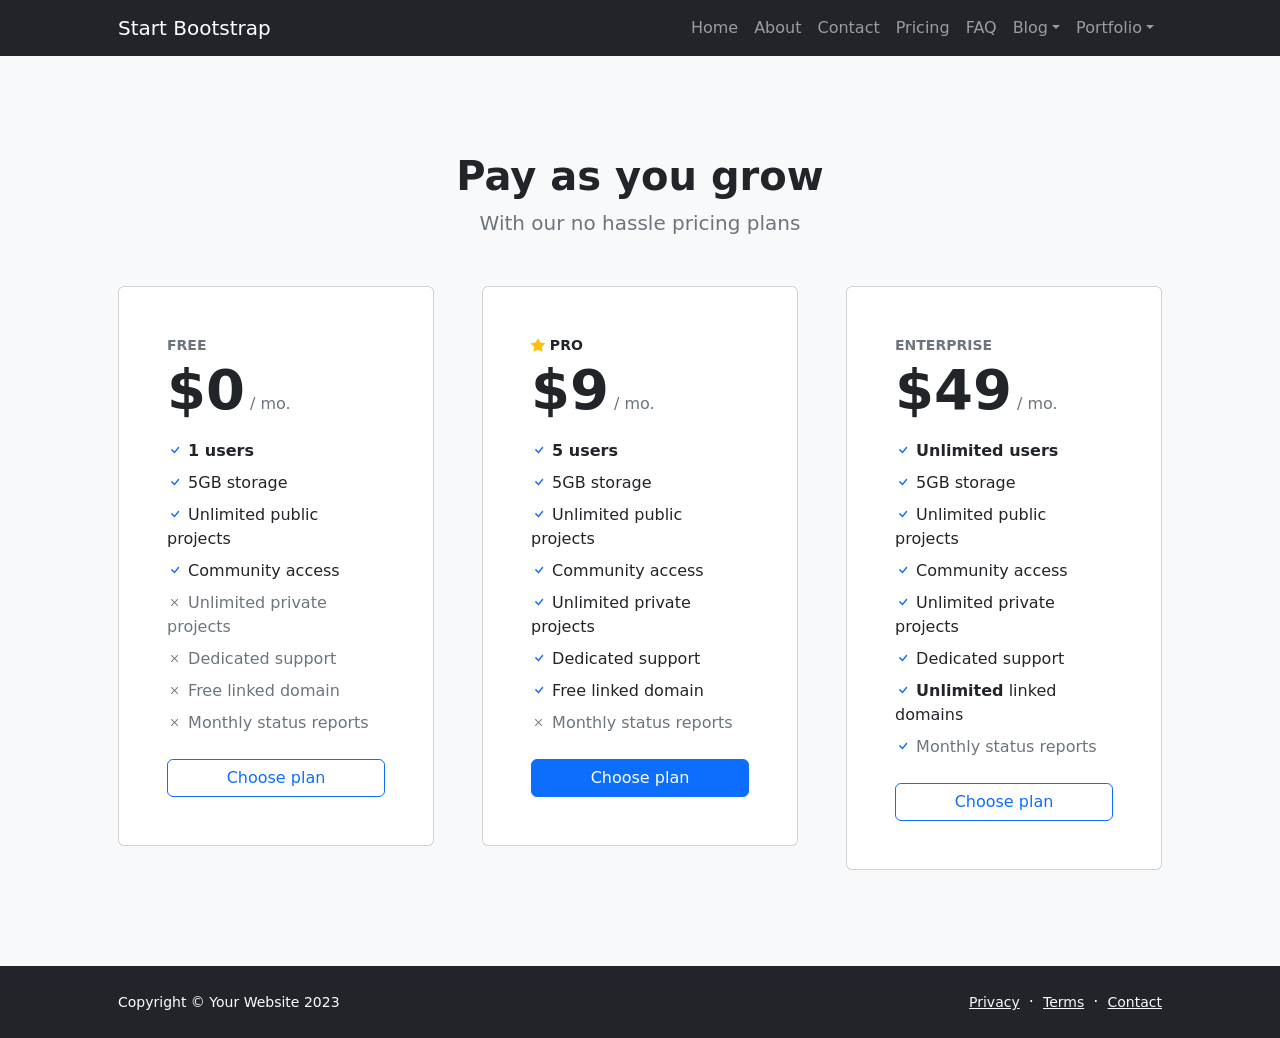
<file: pricing.html>
<!DOCTYPE html>
<html lang="en">

<head>
    <meta charset="utf-8" />
    <meta name="viewport" content="width=device-width, initial-scale=1, shrink-to-fit=no" />
    <meta name="description" content="" />
    <meta name="author" content="" />
    <title>Modern Business - Bootstrap Template</title>
    <!-- Favicon-->
    <link rel="icon" type="image/x-icon" href="assets/favicon.ico" />
    <!-- Bootstrap icons-->
    <link href="https://cdn.jsdelivr.net/npm/bootstrap-icons@1.5.0/font/bootstrap-icons.css" rel="stylesheet" />
    <!-- Core theme CSS (includes Bootstrap)-->
    <link href="css/styles.css" rel="stylesheet" />
</head>

<body class="d-flex flex-column">
    <main class="flex-shrink-0">
        <!-- Navigation-->
        <nav class="navbar navbar-expand-lg navbar-dark bg-dark">
            <div class="container px-5">
                <a class="navbar-brand" href="index.html">Start Bootstrap</a>
                <button class="navbar-toggler" type="button" data-bs-toggle="collapse" data-bs-target="#navbarSupportedContent" aria-controls="navbarSupportedContent" aria-expanded="false" aria-label="Toggle navigation"><span class="navbar-toggler-icon"></span></button>
                <div class="collapse navbar-collapse" id="navbarSupportedContent">
                    <ul class="navbar-nav ms-auto mb-2 mb-lg-0">
                        <li class="nav-item"><a class="nav-link" href="index.html">Home</a></li>
                        <li class="nav-item"><a class="nav-link" href="about.html">About</a></li>
                        <li class="nav-item"><a class="nav-link" href="contact.html">Contact</a></li>
                        <li class="nav-item"><a class="nav-link" href="pricing.html">Pricing</a></li>
                        <li class="nav-item"><a class="nav-link" href="faq.html">FAQ</a></li>
                        <li class="nav-item dropdown">
                            <a class="nav-link dropdown-toggle" id="navbarDropdownBlog" href="#" role="button" data-bs-toggle="dropdown" aria-expanded="false">Blog</a>
                            <ul class="dropdown-menu dropdown-menu-end" aria-labelledby="navbarDropdownBlog">
                                <li><a class="dropdown-item" href="blog-home.html">Blog Home</a></li>
                                <li><a class="dropdown-item" href="blog-post.html">Blog Post</a></li>
                            </ul>
                        </li>
                        <li class="nav-item dropdown">
                            <a class="nav-link dropdown-toggle" id="navbarDropdownPortfolio" href="#" role="button" data-bs-toggle="dropdown" aria-expanded="false">Portfolio</a>
                            <ul class="dropdown-menu dropdown-menu-end" aria-labelledby="navbarDropdownPortfolio">
                                <li><a class="dropdown-item" href="portfolio-overview.html">Portfolio Overview</a></li>
                                <li><a class="dropdown-item" href="portfolio-item.html">Portfolio Item</a></li>
                            </ul>
                        </li>
                    </ul>
                </div>
            </div>
        </nav>
        <!-- Pricing section-->
        <section class="bg-light py-5">
            <div class="container px-5 my-5">
                <div class="text-center mb-5">
                    <h1 class="fw-bolder">Pay as you grow</h1>
                    <p class="lead fw-normal text-muted mb-0">With our no hassle pricing plans</p>
                </div>
                <div class="row gx-5 justify-content-center">
                    <!-- Pricing card free-->
                    <div class="col-lg-6 col-xl-4">
                        <div class="card mb-5 mb-xl-0">
                            <div class="card-body p-5">
                                <div class="small text-uppercase fw-bold text-muted">Free</div>
                                <div class="mb-3">
                                    <span class="display-4 fw-bold">$0</span>
                                    <span class="text-muted">/ mo.</span>
                                </div>
                                <ul class="list-unstyled mb-4">
                                    <li class="mb-2">
                                        <i class="bi bi-check text-primary"></i>
                                        <strong>1 users</strong>
                                    </li>
                                    <li class="mb-2">
                                        <i class="bi bi-check text-primary"></i> 5GB storage
                                    </li>
                                    <li class="mb-2">
                                        <i class="bi bi-check text-primary"></i> Unlimited public projects
                                    </li>
                                    <li class="mb-2">
                                        <i class="bi bi-check text-primary"></i> Community access
                                    </li>
                                    <li class="mb-2 text-muted">
                                        <i class="bi bi-x"></i> Unlimited private projects
                                    </li>
                                    <li class="mb-2 text-muted">
                                        <i class="bi bi-x"></i> Dedicated support
                                    </li>
                                    <li class="mb-2 text-muted">
                                        <i class="bi bi-x"></i> Free linked domain
                                    </li>
                                    <li class="text-muted">
                                        <i class="bi bi-x"></i> Monthly status reports
                                    </li>
                                </ul>
                                <div class="d-grid"><a class="btn btn-outline-primary" href="#!">Choose plan</a></div>
                            </div>
                        </div>
                    </div>
                    <!-- Pricing card pro-->
                    <div class="col-lg-6 col-xl-4">
                        <div class="card mb-5 mb-xl-0">
                            <div class="card-body p-5">
                                <div class="small text-uppercase fw-bold">
                                    <i class="bi bi-star-fill text-warning"></i> Pro
                                </div>
                                <div class="mb-3">
                                    <span class="display-4 fw-bold">$9</span>
                                    <span class="text-muted">/ mo.</span>
                                </div>
                                <ul class="list-unstyled mb-4">
                                    <li class="mb-2">
                                        <i class="bi bi-check text-primary"></i>
                                        <strong>5 users</strong>
                                    </li>
                                    <li class="mb-2">
                                        <i class="bi bi-check text-primary"></i> 5GB storage
                                    </li>
                                    <li class="mb-2">
                                        <i class="bi bi-check text-primary"></i> Unlimited public projects
                                    </li>
                                    <li class="mb-2">
                                        <i class="bi bi-check text-primary"></i> Community access
                                    </li>
                                    <li class="mb-2">
                                        <i class="bi bi-check text-primary"></i> Unlimited private projects
                                    </li>
                                    <li class="mb-2">
                                        <i class="bi bi-check text-primary"></i> Dedicated support
                                    </li>
                                    <li class="mb-2">
                                        <i class="bi bi-check text-primary"></i> Free linked domain
                                    </li>
                                    <li class="text-muted">
                                        <i class="bi bi-x"></i> Monthly status reports
                                    </li>
                                </ul>
                                <div class="d-grid"><a class="btn btn-primary" href="#!">Choose plan</a></div>
                            </div>
                        </div>
                    </div>
                    <!-- Pricing card enterprise-->
                    <div class="col-lg-6 col-xl-4">
                        <div class="card">
                            <div class="card-body p-5">
                                <div class="small text-uppercase fw-bold text-muted">Enterprise</div>
                                <div class="mb-3">
                                    <span class="display-4 fw-bold">$49</span>
                                    <span class="text-muted">/ mo.</span>
                                </div>
                                <ul class="list-unstyled mb-4">
                                    <li class="mb-2">
                                        <i class="bi bi-check text-primary"></i>
                                        <strong>Unlimited users</strong>
                                    </li>
                                    <li class="mb-2">
                                        <i class="bi bi-check text-primary"></i> 5GB storage
                                    </li>
                                    <li class="mb-2">
                                        <i class="bi bi-check text-primary"></i> Unlimited public projects
                                    </li>
                                    <li class="mb-2">
                                        <i class="bi bi-check text-primary"></i> Community access
                                    </li>
                                    <li class="mb-2">
                                        <i class="bi bi-check text-primary"></i> Unlimited private projects
                                    </li>
                                    <li class="mb-2">
                                        <i class="bi bi-check text-primary"></i> Dedicated support
                                    </li>
                                    <li class="mb-2">
                                        <i class="bi bi-check text-primary"></i>
                                        <strong>Unlimited</strong> linked domains
                                    </li>
                                    <li class="text-muted">
                                        <i class="bi bi-check text-primary"></i> Monthly status reports
                                    </li>
                                </ul>
                                <div class="d-grid"><a class="btn btn-outline-primary" href="#!">Choose plan</a></div>
                            </div>
                        </div>
                    </div>
                </div>
            </div>
        </section>
    </main>
    <!-- Footer-->
    <footer class="bg-dark py-4 mt-auto">
        <div class="container px-5">
            <div class="row align-items-center justify-content-between flex-column flex-sm-row">
                <div class="col-auto">
                    <div class="small m-0 text-white">Copyright &copy; Your Website 2023</div>
                </div>
                <div class="col-auto">
                    <a class="link-light small" href="#!">Privacy</a>
                    <span class="text-white mx-1">&middot;</span>
                    <a class="link-light small" href="#!">Terms</a>
                    <span class="text-white mx-1">&middot;</span>
                    <a class="link-light small" href="#!">Contact</a>
                </div>
            </div>
        </div>
    </footer>
    <!-- Bootstrap core JS-->
    <script src="https://cdn.jsdelivr.net/npm/bootstrap@5.2.3/dist/js/bootstrap.bundle.min.js"></script>
    <!-- Core theme JS-->
    <script src="js/scripts.js"></script>
</body>

</html>
</file>
